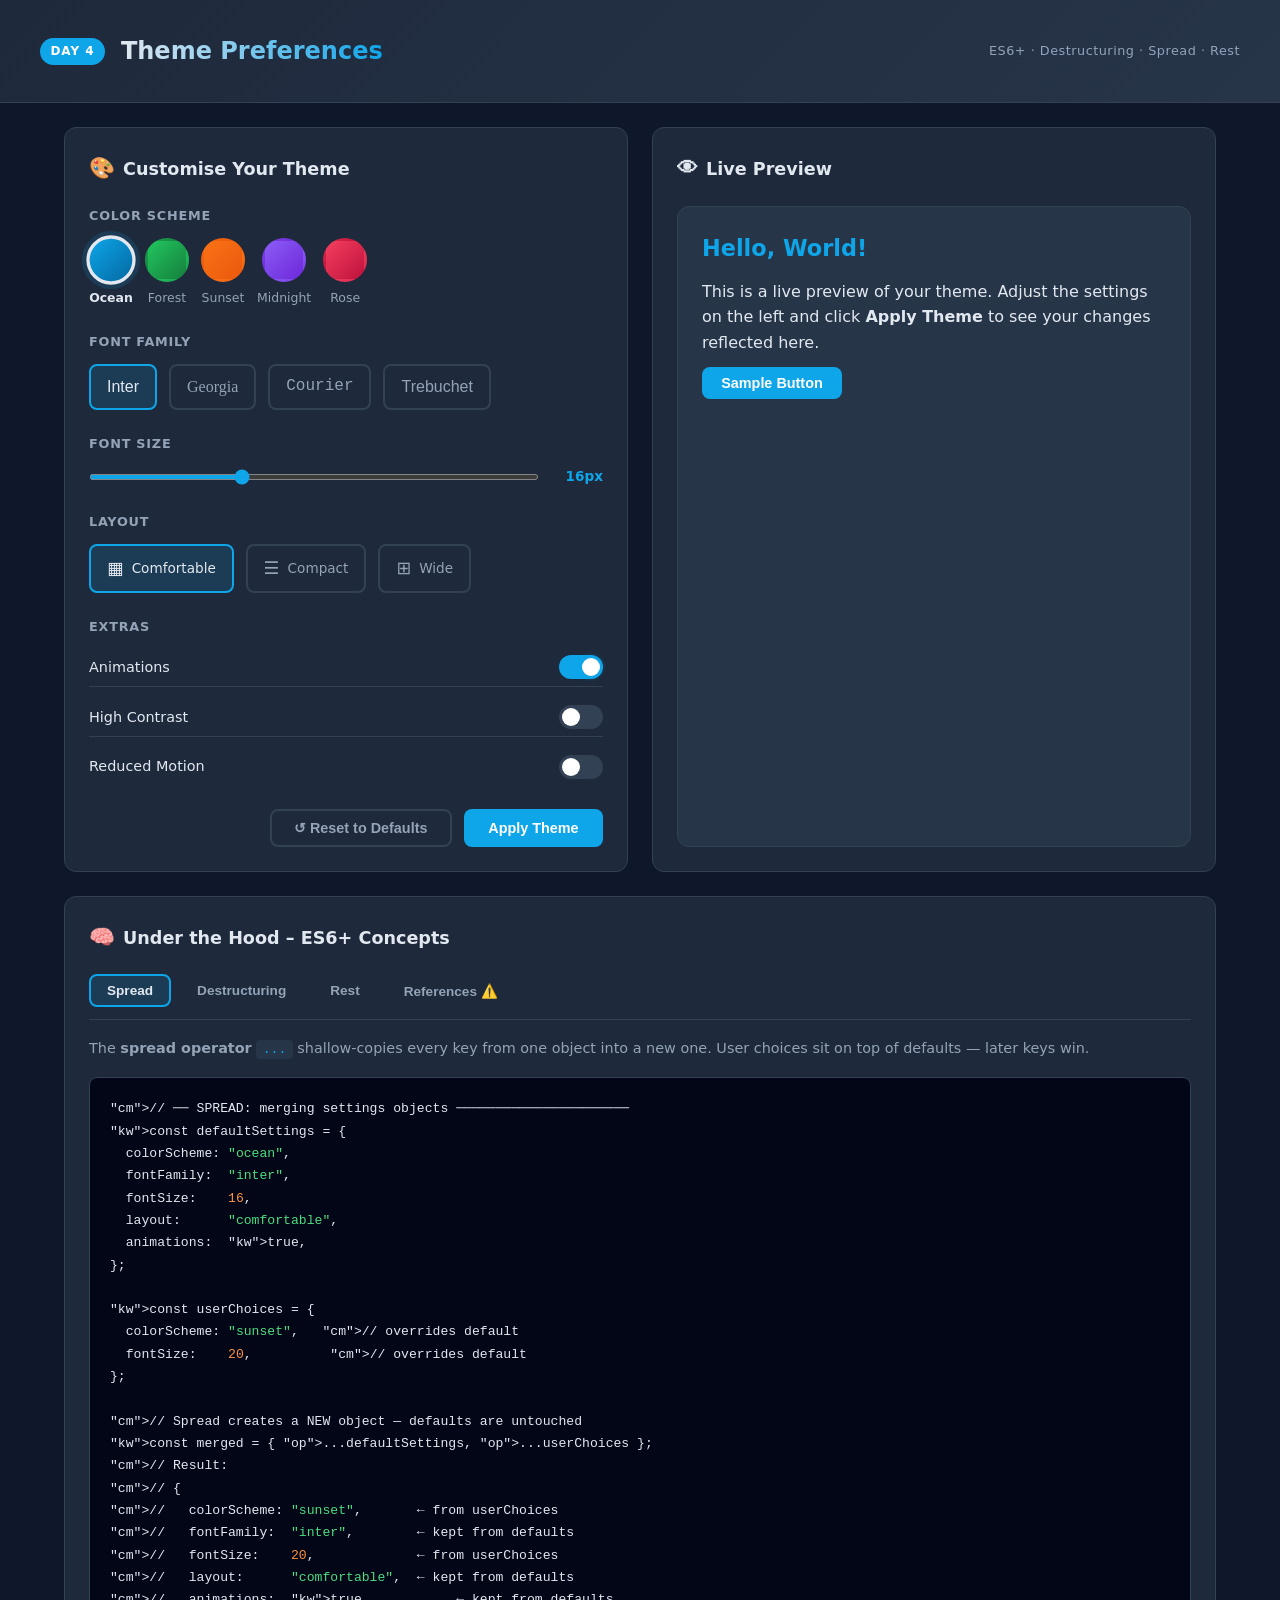
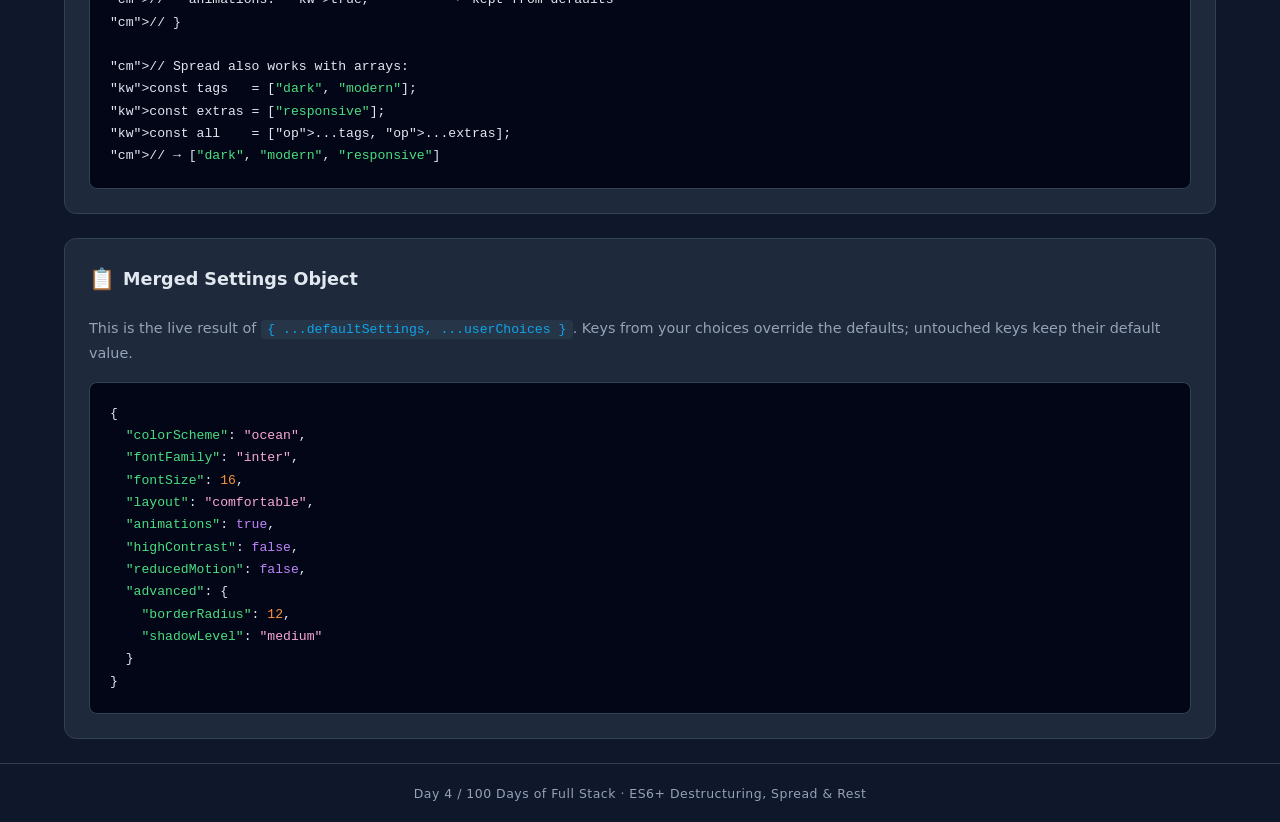
<file: Daily-mini-projects/day -4/index.html>
<!DOCTYPE html>
<html lang="en">
  <head>
    <meta charset="UTF-8" />
    <meta name="viewport" content="width=device-width, initial-scale=1.0" />
    <title>Day 4 – Theme Preferences | ES6+ Deep Dive</title>
    <link rel="stylesheet" href="style.css" />
  </head>
  <body>
    <div class="app">
      <!-- ────────────── Header ────────────── -->
      <header class="app-header">
        <div class="header-inner">
          <span class="day-badge">Day 4</span>
          <h1>Theme Preferences</h1>
          <p class="subtitle">ES6+ · Destructuring · Spread · Rest</p>
        </div>
      </header>

      <main class="content">
        <!-- ────────────── Settings Panel ────────────── -->
        <section class="panel" id="settings-panel">
          <h2 class="panel-title">
            <span class="icon">🎨</span> Customise Your Theme
          </h2>

          <form id="theme-form" novalidate>
            <!-- Color Scheme -->
            <fieldset class="field-group">
              <legend>Color Scheme</legend>
              <div class="color-grid">
                <label class="color-chip" data-color="ocean">
                  <input type="radio" name="colorScheme" value="ocean" checked />
                  <span class="swatch ocean"></span>
                  <span>Ocean</span>
                </label>
                <label class="color-chip" data-color="forest">
                  <input type="radio" name="colorScheme" value="forest" />
                  <span class="swatch forest"></span>
                  <span>Forest</span>
                </label>
                <label class="color-chip" data-color="sunset">
                  <input type="radio" name="colorScheme" value="sunset" />
                  <span class="swatch sunset"></span>
                  <span>Sunset</span>
                </label>
                <label class="color-chip" data-color="midnight">
                  <input type="radio" name="colorScheme" value="midnight" />
                  <span class="swatch midnight"></span>
                  <span>Midnight</span>
                </label>
                <label class="color-chip" data-color="rose">
                  <input type="radio" name="colorScheme" value="rose" />
                  <span class="swatch rose"></span>
                  <span>Rose</span>
                </label>
              </div>
            </fieldset>

            <!-- Font -->
            <fieldset class="field-group">
              <legend>Font Family</legend>
              <div class="font-grid">
                <label class="font-chip">
                  <input type="radio" name="fontFamily" value="inter" checked />
                  <span class="font-preview" style="font-family: 'Inter', sans-serif">Inter</span>
                </label>
                <label class="font-chip">
                  <input type="radio" name="fontFamily" value="serif" />
                  <span class="font-preview" style="font-family: Georgia, serif">Georgia</span>
                </label>
                <label class="font-chip">
                  <input type="radio" name="fontFamily" value="mono" />
                  <span class="font-preview" style="font-family: 'Courier New', monospace">Courier</span>
                </label>
                <label class="font-chip">
                  <input type="radio" name="fontFamily" value="poppins" />
                  <span class="font-preview" style="font-family: 'Trebuchet MS', sans-serif">Trebuchet</span>
                </label>
              </div>
            </fieldset>

            <!-- Font Size -->
            <fieldset class="field-group">
              <legend>Font Size</legend>
              <div class="slider-wrap">
                <input type="range" id="fontSize" name="fontSize" min="12" max="24" value="16" step="1" />
                <span class="slider-label" id="fontSizeLabel">16px</span>
              </div>
            </fieldset>

            <!-- Layout -->
            <fieldset class="field-group">
              <legend>Layout</legend>
              <div class="layout-grid">
                <label class="layout-chip">
                  <input type="radio" name="layout" value="comfortable" checked />
                  <span class="layout-icon">▦</span>
                  <span>Comfortable</span>
                </label>
                <label class="layout-chip">
                  <input type="radio" name="layout" value="compact" />
                  <span class="layout-icon">☰</span>
                  <span>Compact</span>
                </label>
                <label class="layout-chip">
                  <input type="radio" name="layout" value="wide" />
                  <span class="layout-icon">⊞</span>
                  <span>Wide</span>
                </label>
              </div>
            </fieldset>

            <!-- Toggles -->
            <fieldset class="field-group">
              <legend>Extras</legend>
              <div class="toggle-list">
                <label class="toggle-row">
                  <span>Animations</span>
                  <input type="checkbox" name="animations" checked role="switch" />
                  <span class="toggle-track"><span class="toggle-thumb"></span></span>
                </label>
                <label class="toggle-row">
                  <span>High Contrast</span>
                  <input type="checkbox" name="highContrast" role="switch" />
                  <span class="toggle-track"><span class="toggle-thumb"></span></span>
                </label>
                <label class="toggle-row">
                  <span>Reduced Motion</span>
                  <input type="checkbox" name="reducedMotion" role="switch" />
                  <span class="toggle-track"><span class="toggle-thumb"></span></span>
                </label>
              </div>
            </fieldset>

            <div class="btn-row">
              <button type="button" id="resetBtn" class="btn btn-ghost">↺ Reset to Defaults</button>
              <button type="button" id="applyBtn" class="btn btn-primary">Apply Theme</button>
            </div>
          </form>
        </section>

        <!-- ────────────── Live Preview ────────────── -->
        <section class="panel preview-panel" id="preview-panel">
          <h2 class="panel-title"><span class="icon">👁</span> Live Preview</h2>
          <div id="preview-card" class="preview-card">
            <h3 id="preview-heading">Hello, World!</h3>
            <p id="preview-body">
              This is a live preview of your theme. Adjust the settings on the
              left and click <strong>Apply Theme</strong> to see your changes
              reflected here.
            </p>
            <button class="preview-btn" id="preview-btn">Sample Button</button>
          </div>
        </section>

        <!-- ────────────── JS Concept Explorer ────────────── -->
        <section class="panel concept-panel" id="concept-panel">
          <h2 class="panel-title"><span class="icon">🧠</span> Under the Hood – ES6+ Concepts</h2>
          <div class="concept-tabs" role="tablist">
            <button class="tab-btn active" data-tab="spread" role="tab">Spread</button>
            <button class="tab-btn" data-tab="destructure" role="tab">Destructuring</button>
            <button class="tab-btn" data-tab="rest" role="tab">Rest</button>
            <button class="tab-btn" data-tab="refs" role="tab">References ⚠️</button>
          </div>

          <div class="tab-content" id="tab-spread">
            <p class="concept-description">
              The <strong>spread operator</strong> <code>...</code> shallow-copies every key from one
              object into a new one. User choices sit on top of defaults — later keys win.
            </p>
            <pre class="code-block" id="spread-code"></pre>
          </div>

          <div class="tab-content hidden" id="tab-destructure">
            <p class="concept-description">
              <strong>Destructuring</strong> lets you unpack values from objects or arrays into
              distinct variables in one clean line, with optional defaults.
            </p>
            <pre class="code-block" id="destructure-code"></pre>
          </div>

          <div class="tab-content hidden" id="tab-rest">
            <p class="concept-description">
              The <strong>rest parameter</strong> <code>...rest</code> collects all remaining
              arguments / properties into a single array or object. Useful for
              variadic functions and omitting keys.
            </p>
            <pre class="code-block" id="rest-code"></pre>
          </div>

          <div class="tab-content hidden" id="tab-refs">
            <p class="concept-description">
              ⚠️ <strong>Spread is shallow.</strong> Nested objects are still shared by reference.
              Mutating a nested property on the "copy" also changes the original!
            </p>
            <pre class="code-block" id="refs-code"></pre>
            <div class="demo-box" id="ref-demo">
              <button class="btn btn-ghost" id="runRefDemo">▶ Run Demo</button>
              <ol class="demo-steps" id="demo-steps"></ol>
            </div>
          </div>
        </section>

        <!-- ────────────── Merged Settings Display ────────────── -->
        <section class="panel" id="merged-panel">
          <h2 class="panel-title"><span class="icon">📋</span> Merged Settings Object</h2>
          <p class="concept-description">
            This is the live result of <code>{ ...defaultSettings, ...userChoices }</code>.
            Keys from your choices override the defaults; untouched keys keep their default value.
          </p>
          <pre class="code-block json-output" id="merged-output">Click "Apply Theme" to see the merged object.</pre>
        </section>
      </main>

      <footer class="app-footer">
        <p>Day 4 / 100 Days of Full Stack · ES6+ Destructuring, Spread & Rest</p>
      </footer>
    </div>

    <script src="app.js"></script>
  </body>
</html>
</file>
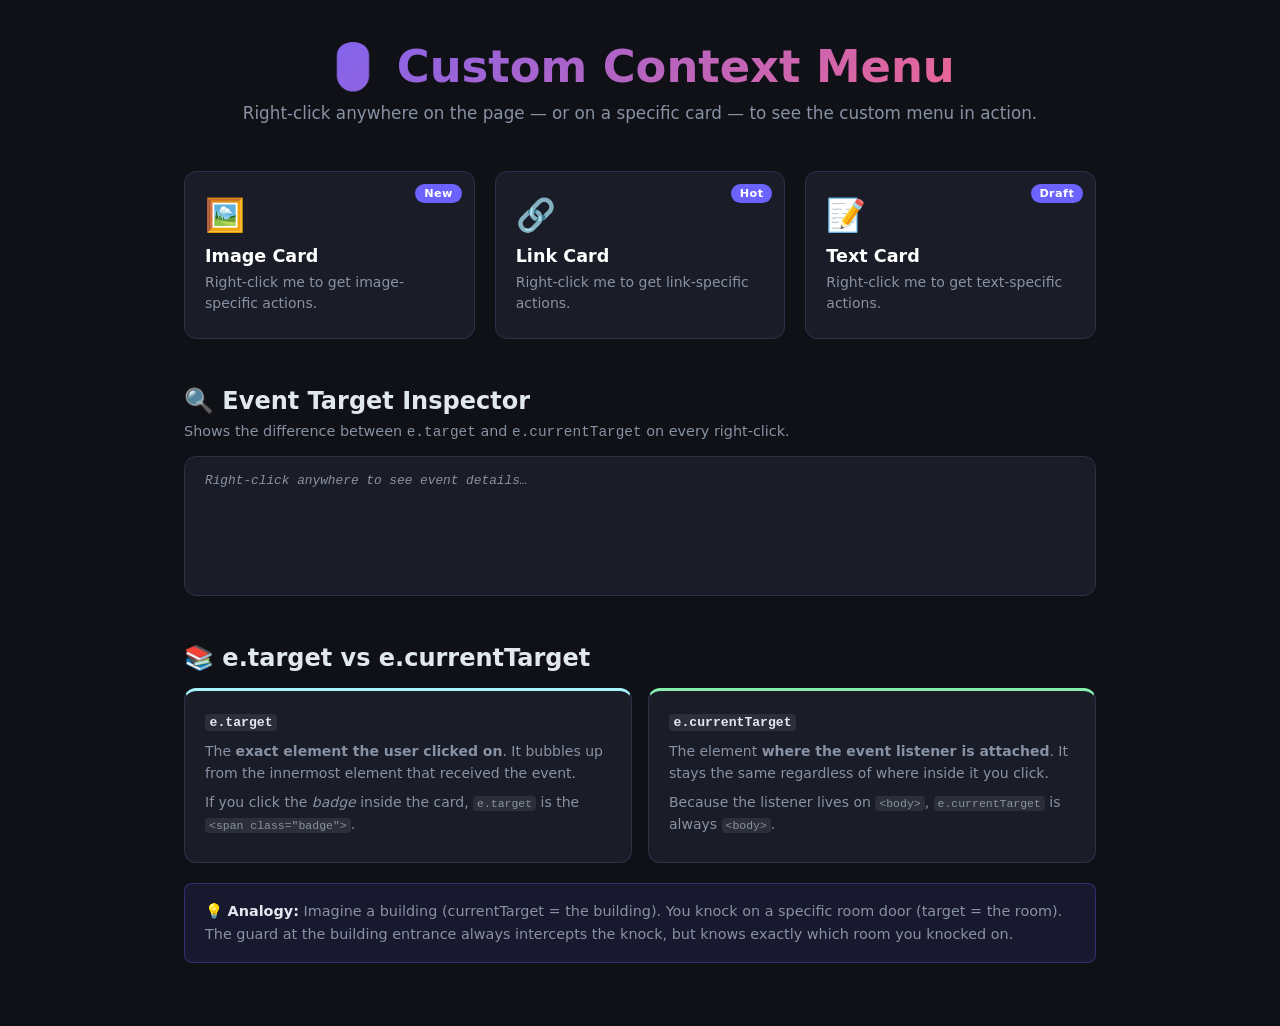
<file: Daily-mini-projects/day 3/index.html>
<!DOCTYPE html>
<html lang="en">
  <head>
    <meta charset="UTF-8" />
    <meta name="viewport" content="width=device-width, initial-scale=1.0" />
    <title>Day 3 — Custom Context Menu</title>
    <link rel="stylesheet" href="style.css" />
  </head>
  <body>

    <!-- ─── Page Content ─────────────────────────────── -->
    <main class="page">

      <header class="hero">
        <h1>🖱️ Custom Context Menu</h1>
        <p class="subtitle">Right-click anywhere on the page — or on a specific card — to see the custom menu in action.</p>
      </header>

      <!-- Cards – used to demo e.target vs e.currentTarget -->
      <section class="cards" id="card-area">

        <article class="card" data-type="image">
          <span class="card-icon">🖼️</span>
          <h2>Image Card</h2>
          <p>Right-click me to get image-specific actions.</p>
          <!-- nested element – great for showing target vs currentTarget -->
          <span class="badge">New</span>
        </article>

        <article class="card" data-type="link">
          <span class="card-icon">🔗</span>
          <h2>Link Card</h2>
          <p>Right-click me to get link-specific actions.</p>
          <span class="badge">Hot</span>
        </article>

        <article class="card" data-type="text">
          <span class="card-icon">📝</span>
          <h2>Text Card</h2>
          <p>Right-click me to get text-specific actions.</p>
          <span class="badge">Draft</span>
        </article>

      </section>

      <!-- Live event-target logger -->
      <section class="logger-section">
        <h2>🔍 Event Target Inspector</h2>
        <p>Shows the difference between <code>e.target</code> and <code>e.currentTarget</code> on every right-click.</p>
        <div class="logger" id="logger">
          <p class="log-placeholder">Right-click anywhere to see event details…</p>
        </div>
      </section>

      <!-- e.target vs e.currentTarget explanation -->
      <section class="docs-section">
        <h2>📚 e.target vs e.currentTarget</h2>
        <div class="docs-grid">
          <div class="doc-card target">
            <h3><code>e.target</code></h3>
            <p>The <strong>exact element the user clicked on</strong>. It bubbles up from the innermost element that received the event.</p>
            <p>If you click the <em>badge</em> inside the card, <code>e.target</code> is the <code>&lt;span class="badge"&gt;</code>.</p>
          </div>
          <div class="doc-card current-target">
            <h3><code>e.currentTarget</code></h3>
            <p>The element <strong>where the event listener is attached</strong>. It stays the same regardless of where inside it you click.</p>
            <p>Because the listener lives on <code>&lt;body&gt;</code>, <code>e.currentTarget</code> is always <code>&lt;body&gt;</code>.</p>
          </div>
        </div>
        <div class="analogy">
          <p>💡 <strong>Analogy:</strong> Imagine a building (currentTarget = the building). You knock on a specific room door (target = the room). The guard at the building entrance always intercepts the knock, but knows exactly which room you knocked on.</p>
        </div>
      </section>

    </main>

    <!-- ─── Custom Context Menu ───────────────────────── -->
    <nav class="context-menu" id="contextMenu" role="menu" aria-label="Context menu" hidden>
      <ul>
        <!-- Generic actions (always shown) -->
        <li class="menu-group-label" id="menuGroupLabel">Page Actions</li>
        <li><button class="menu-item" data-action="copy" role="menuitem">📋 Copy</button></li>
        <li><button class="menu-item" data-action="print" role="menuitem">🖨️ Print Page</button></li>
        <li class="separator" role="separator"></li>
        <!-- Context-specific actions (shown dynamically) -->
        <li id="contextActions"></li>
        <li class="separator" role="separator" id="contextSeparator" hidden></li>
        <li><button class="menu-item close-item" data-action="close" role="menuitem">✖ Close Menu</button></li>
      </ul>
    </nav>

    <script src="script.js"></script>
  </body>
</html>
</file>
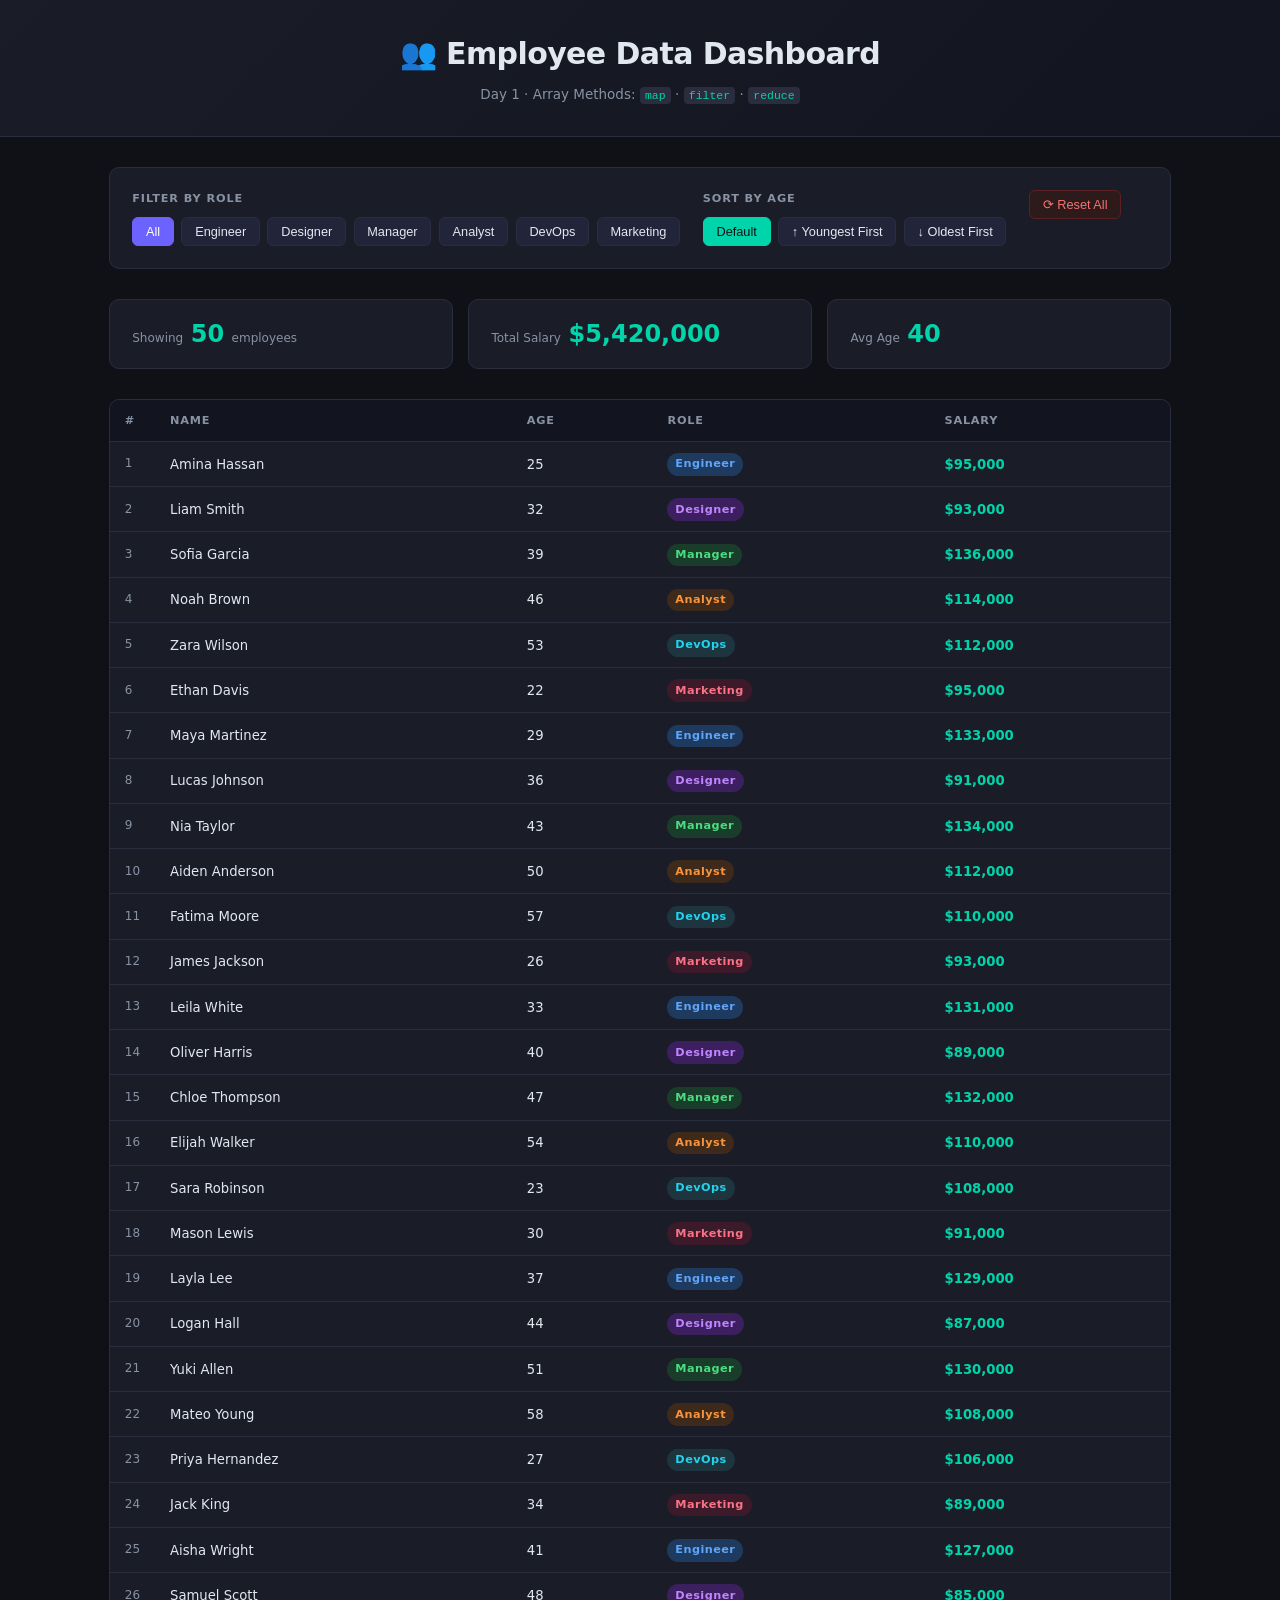
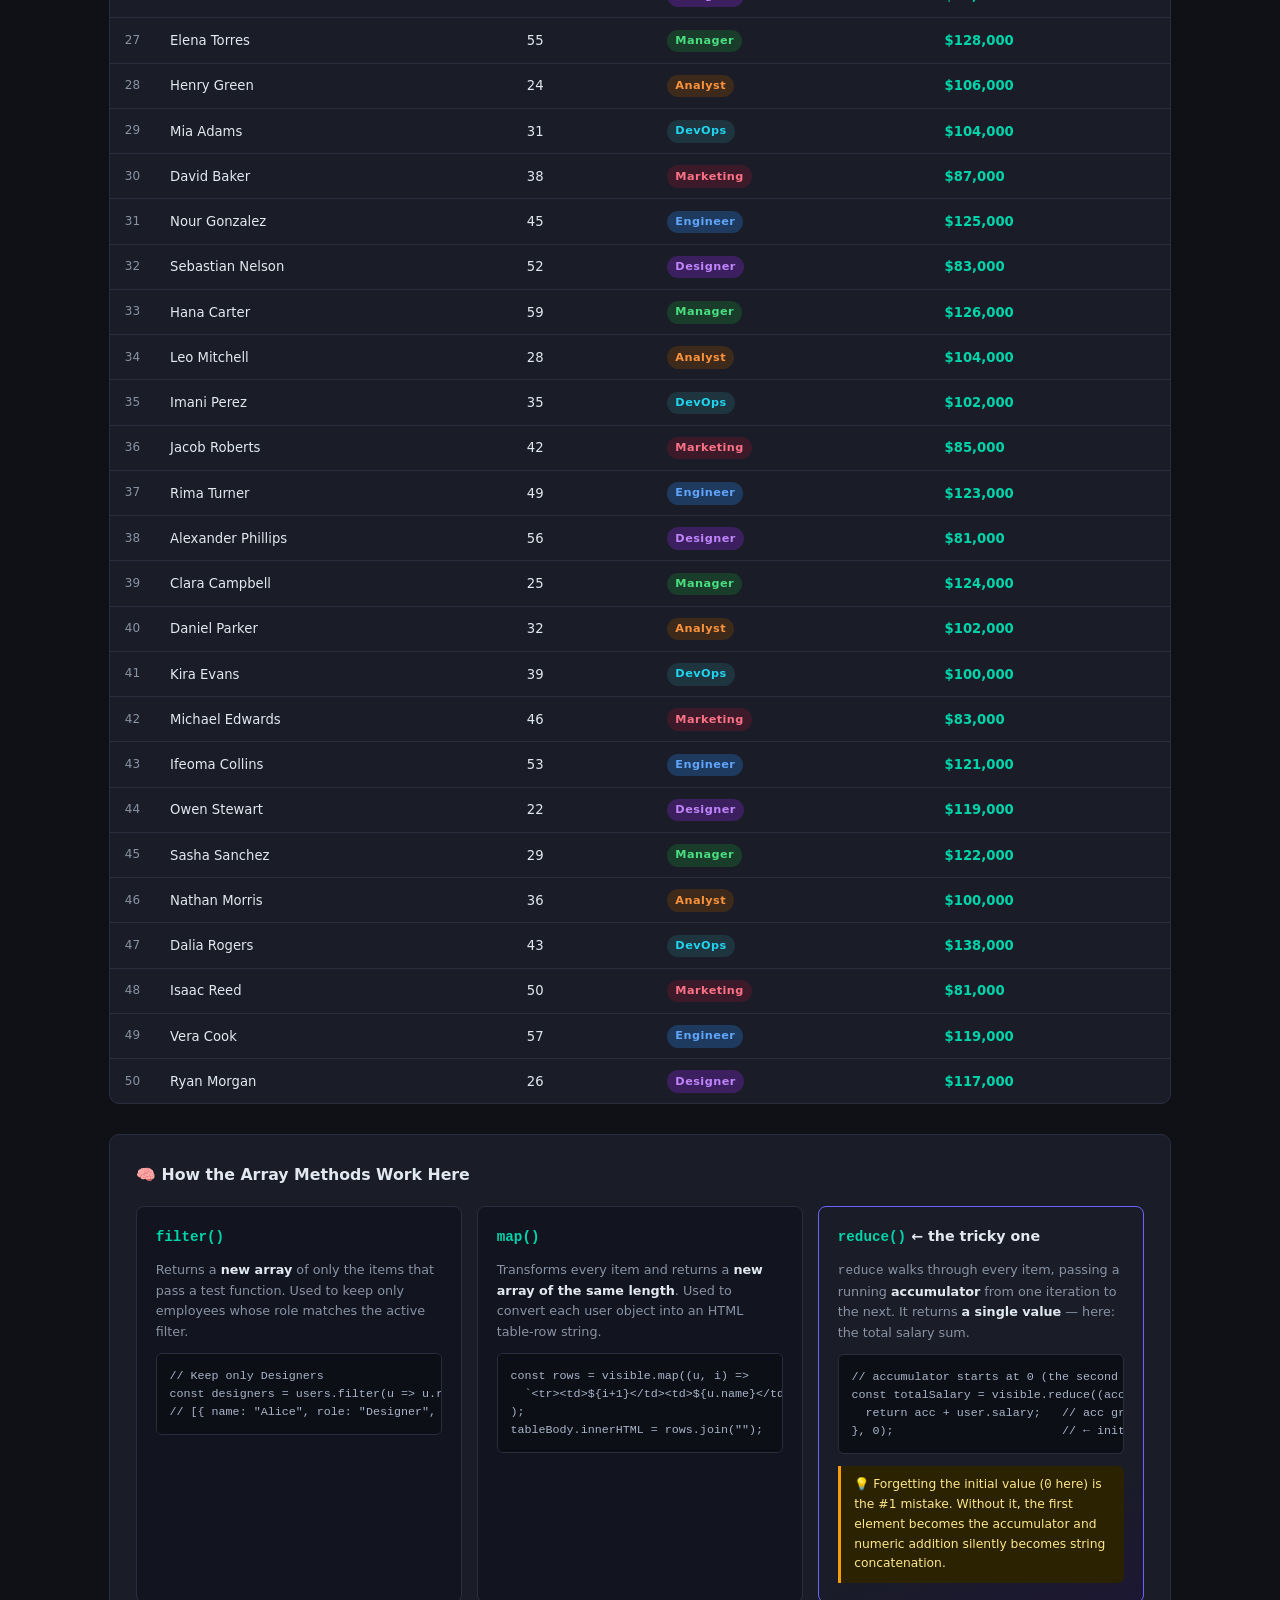
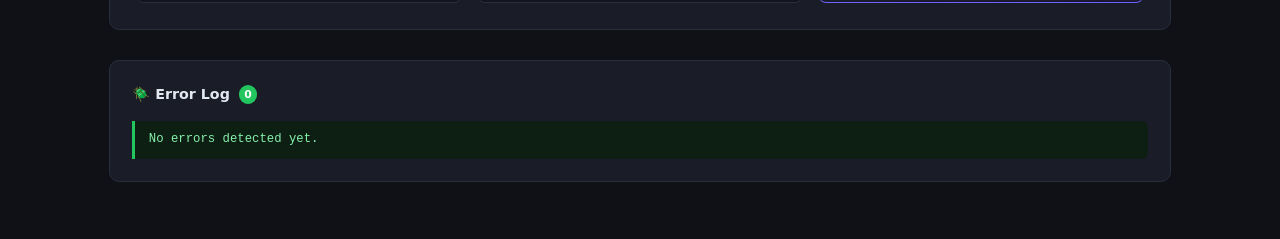
<file: Daily-mini-projects/day-1/index.html>
<!DOCTYPE html>
<html lang="en">
<head>
  <meta charset="UTF-8" />
  <meta name="viewport" content="width=device-width, initial-scale=1.0" />
  <title>Day 1 – Data Filter UI (map · filter · reduce)</title>
  <link rel="stylesheet" href="style.css" />
</head>
<body>

  <!-- ===== HEADER ===== -->
  <header class="site-header">
    <div class="header-inner">
      <h1>👥 Employee Data Dashboard</h1>
      <p class="subtitle">Day 1 · Array Methods: <code>map</code> · <code>filter</code> · <code>reduce</code></p>
    </div>
  </header>

  <!-- ===== CONTROLS ===== -->
  <main class="container">
    <section class="controls" aria-label="Filter and sort controls">

      <!-- Role filter -->
      <div class="control-group">
        <h2 class="control-label">Filter by Role</h2>
        <div class="btn-row" id="role-filters" role="group" aria-label="Role filter buttons">
          <!-- injected by JS -->
        </div>
      </div>

      <!-- Sort -->
      <div class="control-group">
        <h2 class="control-label">Sort by Age</h2>
        <div class="btn-row" role="group" aria-label="Sort buttons">
          <button class="btn btn--sort active" data-sort="none"  >Default</button>
          <button class="btn btn--sort"        data-sort="asc"   >↑ Youngest First</button>
          <button class="btn btn--sort"        data-sort="desc"  >↓ Oldest First</button>
        </div>
      </div>

      <!-- Reset -->
      <div class="control-group">
        <button class="btn btn--reset" id="reset-btn">⟳ Reset All</button>
      </div>

    </section>

    <!-- ===== STATS BAR ===== -->
    <section class="stats-bar" aria-live="polite" aria-atomic="true">
      <div class="stat">
        <span class="stat__label">Showing</span>
        <span class="stat__value" id="stat-count">50</span>
        <span class="stat__label">employees</span>
      </div>
      <div class="stat">
        <span class="stat__label">Total Salary</span>
        <span class="stat__value" id="stat-salary">$0</span>
      </div>
      <div class="stat">
        <span class="stat__label">Avg Age</span>
        <span class="stat__value" id="stat-age">–</span>
      </div>
    </section>

    <!-- ===== TABLE ===== -->
    <section class="table-wrapper" aria-label="Employee table">
      <table class="data-table" id="employee-table">
        <thead>
          <tr>
            <th>#</th>
            <th>Name</th>
            <th>Age</th>
            <th>Role</th>
            <th>Salary</th>
          </tr>
        </thead>
        <tbody id="table-body">
          <!-- rows injected by JS -->
        </tbody>
      </table>
      <p class="empty-msg" id="empty-msg" hidden>No employees match the selected filters.</p>
    </section>

    <!-- ===== LEARN PANEL ===== -->
    <section class="learn-panel">
      <h2>🧠 How the Array Methods Work Here</h2>

      <div class="learn-grid">

        <article class="learn-card">
          <h3><code>filter()</code></h3>
          <p>Returns a <strong>new array</strong> of only the items that pass a test function.
          Used to keep only employees whose role matches the active filter.</p>
          <pre><code>// Keep only Designers
const designers = users.filter(u => u.role === "Designer");
// [{ name: "Alice", role: "Designer", ... }, ...]</code></pre>
        </article>

        <article class="learn-card">
          <h3><code>map()</code></h3>
          <p>Transforms every item and returns a <strong>new array of the same length</strong>.
          Used to convert each user object into an HTML table-row string.</p>
          <pre><code>const rows = visible.map((u, i) =>
  `&lt;tr&gt;&lt;td&gt;${i+1}&lt;/td&gt;&lt;td&gt;${u.name}&lt;/td&gt;...&lt;/tr&gt;`
);
tableBody.innerHTML = rows.join("");</code></pre>
        </article>

        <article class="learn-card learn-card--highlight">
          <h3><code>reduce()</code> ← the tricky one</h3>
          <p><code>reduce</code> walks through every item, passing a running
          <strong>accumulator</strong> from one iteration to the next. It returns
          <strong>a single value</strong> — here: the total salary sum.</p>
          <pre><code>// accumulator starts at 0 (the second argument)
const totalSalary = visible.reduce((acc, user) => {
  return acc + user.salary;   // acc grows with each iteration
}, 0);                        // ← initial value (NEVER forget this!)</code></pre>
          <p class="tip">💡 Forgetting the initial value (<code>0</code> here) is the #1 mistake.
          Without it, the first element becomes the accumulator and numeric
          addition silently becomes string concatenation.</p>
        </article>

      </div>
    </section>

    <!-- ===== ERROR LOG ===== -->
    <section class="error-log" id="error-log" aria-live="assertive">
      <h2>🪲 Error Log <span class="error-count" id="error-count">0</span></h2>
      <ul id="error-list">
        <li class="error-item error-item--empty">No errors detected yet.</li>
      </ul>
    </section>
  </main>

  <script src="data.js"></script>
  <script src="app.js"></script>
</body>
</html>
</file>
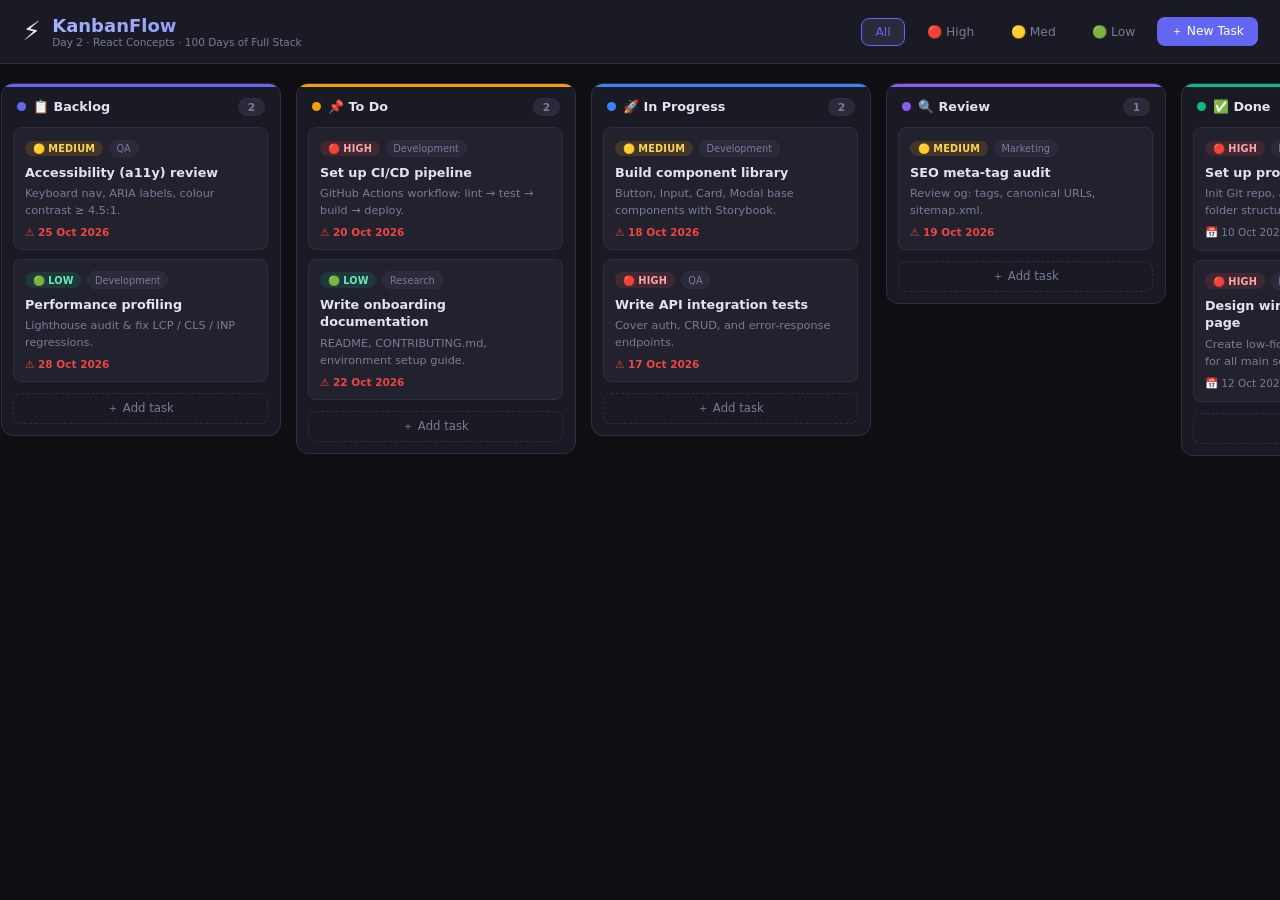
<file: Daily-mini-projects/day-2/index.html>
<!DOCTYPE html>
<html lang="en">
<head>
  <meta charset="UTF-8" />
  <meta name="viewport" content="width=device-width, initial-scale=1.0" />
  <title>Day 2 – Advanced Kanban Board | 100 Days of Full Stack</title>

  <!-- ═══════════════════════════════════════════════════════════════════
       📚  REACT CONCEPTS COVERED (Days 11-20)
       ═══════════════════════════════════════════════════════════════════
       ✦ Components     → Each card, column & modal is a self-contained unit
       ✦ Props          → Data passed from board → column → card
       ✦ State          → tasks[], columns[], activeTask tracked in AppState
       ✦ useState       → AppState.set() mirrors React's useState setter
       ✦ useEffect      → AppState.subscribe() mirrors useEffect side effects
       ✦ Lifting State  → Board owns all state; columns/cards read from it
       ✦ Keys           → Every task has a unique id (like React list keys)
       ✦ Conditional UI → Modal, badge counts, empty-state messages
       ═══════════════════════════════════════════════════════════════════ -->

  <link rel="stylesheet" href="style.css" />
</head>
<body>

  <!-- ── App Shell ─────────────────────────────────────────────── -->
  <header class="app-header">
    <div class="header-left">
      <span class="logo">⚡</span>
      <div>
        <h1 class="header-title">KanbanFlow</h1>
        <p class="header-sub">Day 2 · React Concepts · 100 Days of Full Stack</p>
      </div>
    </div>
    <div class="header-actions">
      <button class="btn btn-ghost" id="btn-filter-all" data-filter="all">All</button>
      <button class="btn btn-ghost" id="btn-filter-high" data-filter="high">🔴 High</button>
      <button class="btn btn-ghost" id="btn-filter-med"  data-filter="medium">🟡 Med</button>
      <button class="btn btn-ghost" id="btn-filter-low"  data-filter="low">🟢 Low</button>
      <button class="btn btn-primary" id="btn-add-task">＋ New Task</button>
    </div>
  </header>

  <!-- ── Board ─────────────────────────────────────────────────── -->
  <main class="board" id="board">
    <!-- Columns are rendered by JS -->
  </main>

  <!-- ── Task Modal ─────────────────────────────────────────────── -->
  <div class="modal-backdrop" id="modal-backdrop" hidden aria-hidden="true">
    <div class="modal" role="dialog" aria-modal="true" aria-labelledby="modal-heading">
      <div class="modal-header">
        <h2 class="modal-title" id="modal-heading">New Task</h2>
        <button class="modal-close" id="modal-close" aria-label="Close">✕</button>
      </div>
      <form id="task-form" novalidate>
        <div class="form-group">
          <label for="input-title">Title <span class="required">*</span></label>
          <input type="text" id="input-title" placeholder="What needs to be done?" maxlength="80" required />
          <span class="field-error" id="err-title" hidden>Please enter a title.</span>
        </div>
        <div class="form-group">
          <label for="input-desc">Description</label>
          <textarea id="input-desc" rows="3" placeholder="Add more details…" maxlength="300"></textarea>
        </div>
        <div class="form-row">
          <div class="form-group">
            <label for="input-priority">Priority</label>
            <select id="input-priority">
              <option value="low">🟢 Low</option>
              <option value="medium" selected>🟡 Medium</option>
              <option value="high">🔴 High</option>
            </select>
          </div>
          <div class="form-group">
            <label for="input-due">Due Date</label>
            <input type="date" id="input-due" />
          </div>
        </div>
        <div class="form-group">
          <label for="input-category">Category</label>
          <input type="text" id="input-category" placeholder="e.g. Design, Dev, Marketing" maxlength="30" list="category-suggestions" />
          <datalist id="category-suggestions">
            <option value="Design"></option>
            <option value="Development"></option>
            <option value="Marketing"></option>
            <option value="Research"></option>
            <option value="QA"></option>
          </datalist>
        </div>
        <div class="form-group">
          <label for="input-column">Column</label>
          <select id="input-column">
            <!-- Populated by JS -->
          </select>
        </div>
        <div class="modal-footer">
          <button type="button" class="btn btn-ghost" id="btn-delete-task" hidden>🗑 Delete</button>
          <button type="submit" class="btn btn-primary">Save Task</button>
        </div>
      </form>
    </div>
  </div>

  <!-- ── Toast container ────────────────────────────────────────── -->
  <div class="toast-area" id="toast-area" aria-live="polite"></div>

  <script src="data.js"></script>
  <script src="app.js"></script>
</body>
</html>
</file>
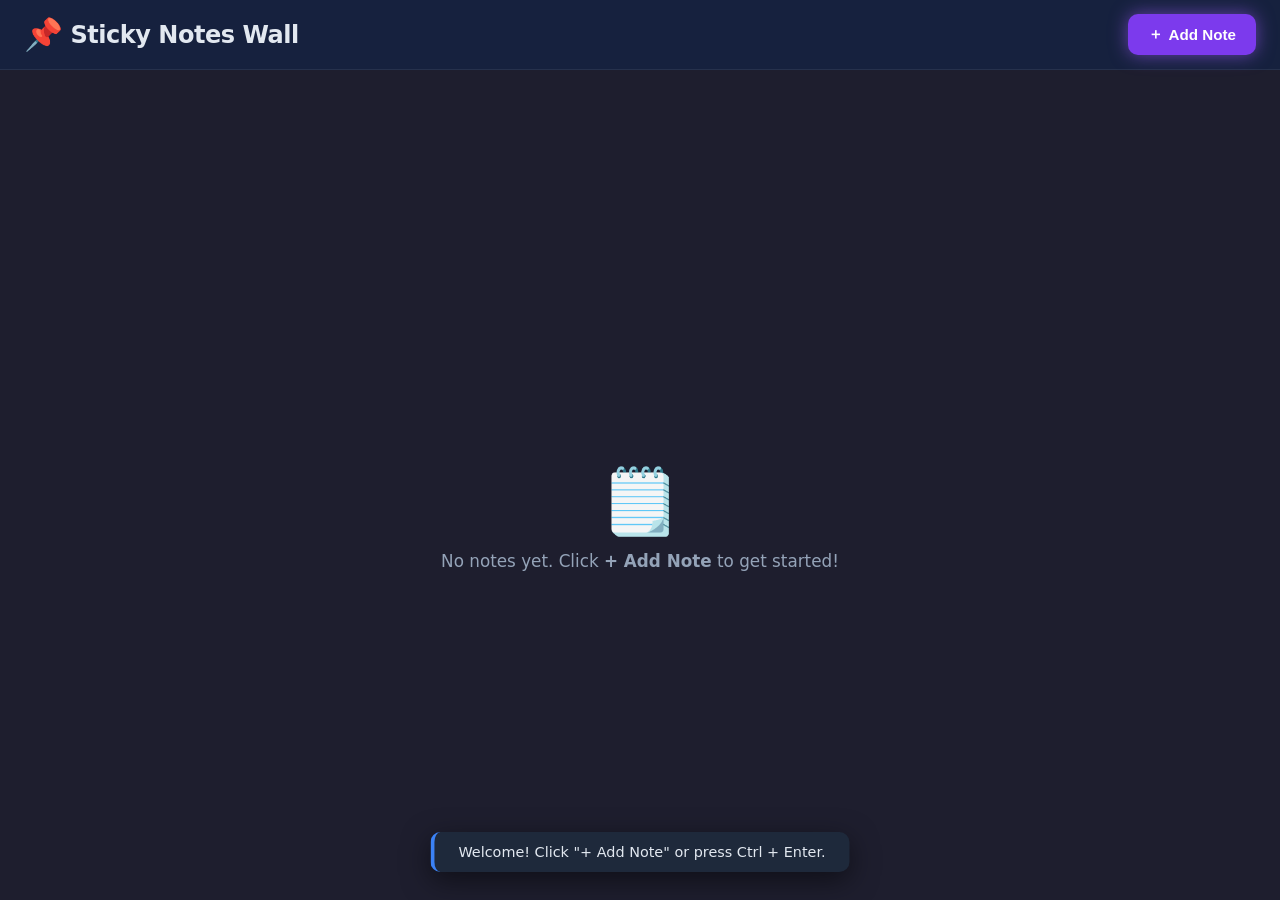
<file: Daily-mini-projects/day-5/index.html>
<!DOCTYPE html>
<html lang="en">
  <head>
    <meta charset="UTF-8" />
    <meta name="viewport" content="width=device-width, initial-scale=1.0" />
    <title>Day 5 — Sticky Notes Wall</title>
    <link rel="stylesheet" href="style.css" />
  </head>
  <body>
    <!-- ── Header ── -->
    <header class="app-header">
      <div class="header-inner">
        <h1 class="app-title">
          <span class="pin-icon" aria-hidden="true">📌</span>
          Sticky Notes Wall
        </h1>
        <button id="add-note-btn" class="btn btn--primary" aria-label="Add new note">
          <span aria-hidden="true">＋</span> Add Note
        </button>
      </div>
    </header>

    <!-- ── Error / Info toast ── -->
    <div id="toast" class="toast" role="alert" aria-live="polite" aria-atomic="true"></div>

    <!-- ── Notes grid ── -->
    <main id="notes-grid" class="notes-grid" aria-label="Notes wall"></main>

    <!-- ── Empty state ── -->
    <div id="empty-state" class="empty-state" hidden>
      <span class="empty-icon" aria-hidden="true">🗒️</span>
      <p>No notes yet. Click <strong>+ Add Note</strong> to get started!</p>
    </div>

    <!-- ── Note card template (cloned by JS) ── -->
    <template id="note-template">
      <article class="note-card" data-id="">
        <header class="note-header">
          <span class="note-drag-handle" title="Drag to reorder" aria-hidden="true">⠿</span>
          <div class="note-color-dots" role="group" aria-label="Note color">
            <button class="color-dot" data-color="yellow"  style="background:#fef08a" aria-label="Yellow"></button>
            <button class="color-dot" data-color="blue"    style="background:#93c5fd" aria-label="Blue"></button>
            <button class="color-dot" data-color="green"   style="background:#86efac" aria-label="Green"></button>
            <button class="color-dot" data-color="pink"    style="background:#f9a8d4" aria-label="Pink"></button>
            <button class="color-dot" data-color="orange"  style="background:#fdba74" aria-label="Orange"></button>
          </div>
          <button class="note-delete-btn" aria-label="Delete note" title="Delete note">✕</button>
        </header>

        <div
          class="note-body"
          contenteditable="true"
          role="textbox"
          aria-multiline="true"
          aria-label="Note text"
          spellcheck="true"
          data-placeholder="Write your note here…"
        ></div>

        <footer class="note-footer">
          <time class="note-timestamp" datetime=""></time>
        </footer>
      </article>
    </template>

    <script src="app.js"></script>
  </body>
</html>
</file>
<file: Daily-mini-projects/day -4/style.css>
/* ============================================================
   Day 4 – Theme Preferences Form
   ES6+: Destructuring, Spread, Rest
   ============================================================ */

/* ── Reset & Custom Properties ───────────────────────────── */
*, *::before, *::after { box-sizing: border-box; margin: 0; padding: 0; }

:root {
  /* Accent colours per scheme */
  --accent-ocean:    #0ea5e9;
  --accent-forest:   #22c55e;
  --accent-sunset:   #f97316;
  --accent-midnight: #8b5cf6;
  --accent-rose:     #f43f5e;

  /* Active accent (updated by JS) */
  --accent: var(--accent-ocean);
  --accent-dark: color-mix(in srgb, var(--accent) 80%, black);
  --accent-muted: color-mix(in srgb, var(--accent) 15%, transparent);

  /* Surfaces */
  --bg:         #0f172a;
  --surface:    #1e293b;
  --surface-2:  #273549;
  --border:     #334155;
  --text:       #e2e8f0;
  --text-muted: #94a3b8;

  /* Spacing */
  --gap: 1.5rem;
  --radius: 12px;
  --radius-sm: 8px;

  /* Transitions */
  --speed: 0.25s;
}

/* ── Base ─────────────────────────────────────────────────── */
html { scroll-behavior: smooth; }

body {
  font-family: 'Inter', system-ui, sans-serif;
  background: var(--bg);
  color: var(--text);
  line-height: 1.6;
  min-height: 100vh;
}

/* ── App Shell ────────────────────────────────────────────── */
.app { display: flex; flex-direction: column; min-height: 100vh; }

/* ── Header ───────────────────────────────────────────────── */
.app-header {
  background: linear-gradient(135deg, var(--surface), var(--surface-2));
  border-bottom: 1px solid var(--border);
  padding: 2rem var(--gap);
  position: sticky;
  top: 0;
  z-index: 100;
  backdrop-filter: blur(10px);
}

.header-inner {
  max-width: 1200px;
  margin: 0 auto;
  display: flex;
  align-items: center;
  gap: 1rem;
  flex-wrap: wrap;
}

.day-badge {
  background: var(--accent);
  color: #fff;
  font-weight: 700;
  font-size: 0.75rem;
  letter-spacing: 0.08em;
  padding: 0.25rem 0.65rem;
  border-radius: 999px;
  text-transform: uppercase;
  transition: background var(--speed);
}

.app-header h1 {
  font-size: 1.5rem;
  font-weight: 800;
  background: linear-gradient(90deg, var(--text), var(--accent));
  -webkit-background-clip: text;
  -webkit-text-fill-color: transparent;
  background-clip: text;
}

.subtitle {
  color: var(--text-muted);
  font-size: 0.8rem;
  letter-spacing: 0.04em;
  margin-left: auto;
}

/* ── Content grid ─────────────────────────────────────────── */
.content {
  flex: 1;
  display: grid;
  grid-template-columns: 1fr 1fr;
  grid-template-rows: auto;
  gap: var(--gap);
  padding: var(--gap);
  max-width: 1200px;
  margin: 0 auto;
  width: 100%;
}

/* panels that span full width */
.concept-panel,
#merged-panel { grid-column: 1 / -1; }

/* ── Panel Card ───────────────────────────────────────────── */
.panel {
  background: var(--surface);
  border: 1px solid var(--border);
  border-radius: var(--radius);
  padding: 1.5rem;
}

.panel-title {
  font-size: 1.1rem;
  font-weight: 700;
  margin-bottom: 1.25rem;
  display: flex;
  align-items: center;
  gap: 0.5rem;
  color: var(--text);
}

.panel-title .icon { font-size: 1.3rem; }

/* ── Fieldsets ────────────────────────────────────────────── */
fieldset { border: none; }

.field-group {
  margin-bottom: 1.5rem;
}

.field-group legend {
  font-size: 0.8rem;
  font-weight: 600;
  letter-spacing: 0.06em;
  text-transform: uppercase;
  color: var(--text-muted);
  margin-bottom: 0.75rem;
}

/* ── Color Swatches ───────────────────────────────────────── */
.color-grid {
  display: flex;
  gap: 0.75rem;
  flex-wrap: wrap;
}

.color-chip {
  display: flex;
  flex-direction: column;
  align-items: center;
  gap: 0.35rem;
  cursor: pointer;
  font-size: 0.78rem;
  color: var(--text-muted);
  transition: color var(--speed);
}

.color-chip input { display: none; }

.swatch {
  width: 44px;
  height: 44px;
  border-radius: 50%;
  border: 3px solid transparent;
  transition: border-color var(--speed), transform var(--speed), box-shadow var(--speed);
}

.swatch.ocean    { background: linear-gradient(135deg, #0ea5e9, #0369a1); }
.swatch.forest   { background: linear-gradient(135deg, #22c55e, #15803d); }
.swatch.sunset   { background: linear-gradient(135deg, #f97316, #ea580c); }
.swatch.midnight { background: linear-gradient(135deg, #8b5cf6, #6d28d9); }
.swatch.rose     { background: linear-gradient(135deg, #f43f5e, #be123c); }

.color-chip input:checked + .swatch {
  border-color: var(--text);
  transform: scale(1.12);
  box-shadow: 0 0 0 4px var(--accent-muted);
}

.color-chip input:checked ~ span { color: var(--text); font-weight: 600; }

/* ── Font Chips ───────────────────────────────────────────── */
.font-grid {
  display: flex;
  gap: 0.75rem;
  flex-wrap: wrap;
}

.font-chip { cursor: pointer; }
.font-chip input { display: none; }

.font-preview {
  display: block;
  padding: 0.5rem 1rem;
  border: 2px solid var(--border);
  border-radius: var(--radius-sm);
  font-size: 1rem;
  color: var(--text-muted);
  transition: border-color var(--speed), color var(--speed), background var(--speed);
}

.font-chip input:checked + .font-preview {
  border-color: var(--accent);
  color: var(--text);
  background: var(--accent-muted);
}

/* ── Slider ───────────────────────────────────────────────── */
.slider-wrap {
  display: flex;
  align-items: center;
  gap: 1rem;
}

input[type="range"] {
  flex: 1;
  accent-color: var(--accent);
  height: 6px;
  cursor: pointer;
  transition: accent-color var(--speed);
}

.slider-label {
  min-width: 3rem;
  font-size: 0.85rem;
  font-weight: 600;
  color: var(--accent);
  text-align: right;
  transition: color var(--speed);
}

/* ── Layout Chips ─────────────────────────────────────────── */
.layout-grid {
  display: flex;
  gap: 0.75rem;
  flex-wrap: wrap;
}

.layout-chip {
  display: flex;
  align-items: center;
  gap: 0.5rem;
  padding: 0.5rem 1rem;
  border: 2px solid var(--border);
  border-radius: var(--radius-sm);
  cursor: pointer;
  font-size: 0.85rem;
  color: var(--text-muted);
  transition: border-color var(--speed), color var(--speed), background var(--speed);
}

.layout-chip input { display: none; }
.layout-chip:has(input:checked) {
  border-color: var(--accent);
  color: var(--text);
  background: var(--accent-muted);
}

.layout-icon { font-size: 1.1rem; }

/* ── Toggles ──────────────────────────────────────────────── */
.toggle-list { display: flex; flex-direction: column; gap: 0.75rem; }

.toggle-row {
  display: flex;
  align-items: center;
  justify-content: space-between;
  gap: 0.5rem;
  font-size: 0.9rem;
  cursor: pointer;
  padding: 0.4rem 0;
  border-bottom: 1px solid var(--border);
}

.toggle-row:last-child { border-bottom: none; }

.toggle-row input[type="checkbox"] { display: none; }

.toggle-track {
  width: 44px;
  height: 24px;
  border-radius: 999px;
  background: var(--border);
  position: relative;
  transition: background var(--speed);
  flex-shrink: 0;
}

.toggle-thumb {
  position: absolute;
  top: 3px;
  left: 3px;
  width: 18px;
  height: 18px;
  border-radius: 50%;
  background: #fff;
  transition: transform var(--speed), box-shadow var(--speed);
}

.toggle-row input:checked ~ .toggle-track {
  background: var(--accent);
}

.toggle-row input:checked ~ .toggle-track .toggle-thumb {
  transform: translateX(20px);
  box-shadow: 0 0 6px var(--accent);
}

/* ── Buttons ──────────────────────────────────────────────── */
.btn-row {
  display: flex;
  justify-content: flex-end;
  gap: 0.75rem;
  margin-top: 0.5rem;
}

.btn {
  padding: 0.55rem 1.4rem;
  border-radius: var(--radius-sm);
  font-size: 0.9rem;
  font-weight: 600;
  cursor: pointer;
  border: 2px solid transparent;
  transition: background var(--speed), border-color var(--speed), color var(--speed), transform 0.1s;
}

.btn:active { transform: scale(0.97); }

.btn-primary {
  background: var(--accent);
  color: #fff;
}

.btn-primary:hover {
  background: var(--accent-dark);
}

.btn-ghost {
  background: transparent;
  border-color: var(--border);
  color: var(--text-muted);
}

.btn-ghost:hover {
  border-color: var(--accent);
  color: var(--text);
}

/* ── Preview Card ─────────────────────────────────────────── */
.preview-panel { display: flex; flex-direction: column; }

.preview-card {
  flex: 1;
  background: var(--surface-2);
  border: 1px solid var(--border);
  border-radius: var(--radius);
  padding: 1.5rem;
  display: flex;
  flex-direction: column;
  gap: 0.75rem;
  transition: all var(--speed);
}

.preview-card h3 {
  font-size: 1.35rem;
  font-weight: 700;
  color: var(--accent);
  transition: all var(--speed);
}

.preview-card p {
  font-size: 1rem;
  color: var(--text);
  transition: all var(--speed);
}

.preview-btn {
  align-self: flex-start;
  padding: 0.5rem 1.2rem;
  background: var(--accent);
  color: #fff;
  border: none;
  border-radius: var(--radius-sm);
  font-size: 0.9rem;
  font-weight: 600;
  cursor: pointer;
  transition: background var(--speed);
}

.preview-btn:hover { background: var(--accent-dark); }

/* ── Concept Tabs ─────────────────────────────────────────── */
.concept-tabs {
  display: flex;
  gap: 0.5rem;
  flex-wrap: wrap;
  margin-bottom: 1rem;
  border-bottom: 1px solid var(--border);
  padding-bottom: 0.75rem;
}

.tab-btn {
  padding: 0.4rem 1rem;
  border-radius: var(--radius-sm);
  border: 2px solid transparent;
  background: transparent;
  color: var(--text-muted);
  font-size: 0.85rem;
  font-weight: 600;
  cursor: pointer;
  transition: all var(--speed);
}

.tab-btn:hover { color: var(--text); border-color: var(--border); }
.tab-btn.active { background: var(--accent-muted); border-color: var(--accent); color: var(--text); }

.tab-content.hidden { display: none; }

/* ── Code Blocks ──────────────────────────────────────────── */
.code-block {
  background: #020617;
  border: 1px solid var(--border);
  border-radius: var(--radius-sm);
  padding: 1.25rem;
  font-family: 'Courier New', Cascadia Code, monospace;
  font-size: 0.82rem;
  line-height: 1.7;
  overflow-x: auto;
  white-space: pre;
  color: #e2e8f0;
}

.concept-description {
  font-size: 0.9rem;
  color: var(--text-muted);
  margin-bottom: 1rem;
  line-height: 1.7;
}

.concept-description code {
  background: var(--surface-2);
  padding: 0.15rem 0.4rem;
  border-radius: 4px;
  color: var(--accent);
  font-size: 0.82rem;
}

/* ── Reference Demo ───────────────────────────────────────── */
.demo-box {
  margin-top: 1rem;
  padding: 1rem;
  background: #020617;
  border: 1px solid var(--border);
  border-radius: var(--radius-sm);
}

.demo-steps {
  margin-top: 0.75rem;
  padding-left: 1.25rem;
  font-family: 'Courier New', monospace;
  font-size: 0.82rem;
  line-height: 2;
  list-style: decimal;
}

.demo-steps li { opacity: 0; transition: opacity 0.3s; }
.demo-steps li.visible { opacity: 1; }

.step-ok   { color: #4ade80; }
.step-warn { color: #facc15; }
.step-err  { color: #f87171; }
.step-info { color: #60a5fa; }

/* ── JSON Output ──────────────────────────────────────────── */
.json-output {
  font-size: 0.82rem;
  min-height: 3rem;
  color: var(--text-muted);
  transition: color var(--speed);
}

/* ── Syntax highlight helpers (injected via JS) ───────────── */
.kw  { color: #c084fc; }   /* keyword / operator */
.fn  { color: #60a5fa; }   /* function name */
.str { color: #4ade80; }   /* string */
.num { color: #fb923c; }   /* number */
.cm  { color: #475569; font-style: italic; } /* comment */
.key { color: #e2e8f0; }   /* object key */
.val { color: #f9a8d4; }   /* value */
.op  { color: #67e8f9; }   /* operator spread / rest */

/* ── Footer ───────────────────────────────────────────────── */
.app-footer {
  text-align: center;
  padding: 1.25rem;
  border-top: 1px solid var(--border);
  color: var(--text-muted);
  font-size: 0.78rem;
  letter-spacing: 0.04em;
}

/* ── Responsive ───────────────────────────────────────────── */
@media (max-width: 768px) {
  .content {
    grid-template-columns: 1fr;
    padding: 1rem;
    gap: 1rem;
  }

  .concept-panel,
  #merged-panel { grid-column: 1; }

  .header-inner { flex-direction: column; align-items: flex-start; }
  .subtitle { margin-left: 0; }
}

/* ── Scheme accent overrides applied to :root by JS ──────── */
/* (JS sets --accent directly on :root) */
</file>
<file: Daily-mini-projects/day 3/style.css>
/* ═══════════════════════════════════════════════════════
   Day 3 — Custom Context Menu  |  style.css
   ═══════════════════════════════════════════════════════ */

/* ── Reset & tokens ─────────────────────────────────── */
*, *::before, *::after { box-sizing: border-box; margin: 0; padding: 0; }

:root {
  --bg:          #0f1117;
  --bg-card:     #1a1d27;
  --bg-menu:     #1e2130;
  --accent:      #6c63ff;
  --accent-2:    #ff6584;
  --text:        #e2e8f0;
  --text-muted:  #8892a4;
  --border:      #2d3148;
  --radius:      12px;
  --radius-sm:   8px;
  --shadow:      0 8px 32px rgba(0,0,0,.55);
  --font:        'Segoe UI', system-ui, sans-serif;
  --menu-w:      220px;
}

body {
  font-family: var(--font);
  background: var(--bg);
  color: var(--text);
  min-height: 100vh;
  /* Prevent native menu on entire page */
  user-select: none;
}

/* ── Page layout ─────────────────────────────────────── */
.page {
  max-width: 960px;
  margin: 0 auto;
  padding: 2.5rem 1.5rem 4rem;
  display: flex;
  flex-direction: column;
  gap: 3rem;
}

/* ── Hero ────────────────────────────────────────────── */
.hero {
  text-align: center;
}
.hero h1 {
  font-size: clamp(1.8rem, 4vw, 2.8rem);
  background: linear-gradient(135deg, var(--accent), var(--accent-2));
  -webkit-background-clip: text;
  -webkit-text-fill-color: transparent;
  background-clip: text;
  margin-bottom: .6rem;
}
.subtitle {
  color: var(--text-muted);
  font-size: 1.05rem;
}

/* ── Cards ───────────────────────────────────────────── */
.cards {
  display: grid;
  grid-template-columns: repeat(auto-fit, minmax(240px, 1fr));
  gap: 1.25rem;
}

.card {
  background: var(--bg-card);
  border: 1px solid var(--border);
  border-radius: var(--radius);
  padding: 1.5rem 1.25rem;
  cursor: context-menu;
  position: relative;
  transition: border-color .2s, transform .2s, box-shadow .2s;
  overflow: hidden;
}
.card:hover {
  border-color: var(--accent);
  transform: translateY(-3px);
  box-shadow: 0 6px 24px rgba(108,99,255,.2);
}
.card-icon {
  font-size: 2rem;
  display: block;
  margin-bottom: .75rem;
}
.card h2 {
  font-size: 1.1rem;
  margin-bottom: .4rem;
  color: #fff;
}
.card p {
  font-size: .875rem;
  color: var(--text-muted);
  line-height: 1.5;
}

/* Badge (nested element — great for target demo) */
.badge {
  position: absolute;
  top: .75rem;
  right: .75rem;
  background: var(--accent);
  color: #fff;
  font-size: .7rem;
  font-weight: 700;
  padding: .2rem .55rem;
  border-radius: 99px;
  letter-spacing: .04em;
  pointer-events: none; /* let clicks pass through to card for cleaner demo */
}

/* ── Logger ──────────────────────────────────────────── */
.logger-section h2 { margin-bottom: .5rem; }
.logger-section > p { color: var(--text-muted); font-size: .9rem; margin-bottom: 1rem; }

.logger {
  background: var(--bg-card);
  border: 1px solid var(--border);
  border-radius: var(--radius);
  padding: 1rem 1.25rem;
  min-height: 140px;
  max-height: 240px;
  overflow-y: auto;
  font-family: 'Cascadia Code', 'Fira Code', monospace;
  font-size: .8rem;
  display: flex;
  flex-direction: column;
  gap: .4rem;
}
.log-placeholder { color: var(--text-muted); font-style: italic; }

.log-entry {
  display: grid;
  grid-template-columns: max-content 1fr;
  gap: .25rem .75rem;
  padding: .45rem .6rem;
  border-radius: var(--radius-sm);
  background: rgba(108,99,255,.07);
  border-left: 3px solid var(--accent);
  animation: fadeIn .25s ease;
}
@keyframes fadeIn { from { opacity:0; transform: translateY(4px); } to { opacity:1; transform: none; } }

.log-label { color: var(--text-muted); font-size: .72rem; align-self: center; }
.log-value { color: #a5f3fc; word-break: break-all; }
.log-value.current { color: #86efac; }
.log-value.coords  { color: #fcd34d; }

/* ── Docs section ────────────────────────────────────── */
.docs-section h2 { margin-bottom: 1rem; }

.docs-grid {
  display: grid;
  grid-template-columns: repeat(auto-fit, minmax(260px, 1fr));
  gap: 1rem;
  margin-bottom: 1.25rem;
}

.doc-card {
  background: var(--bg-card);
  border: 1px solid var(--border);
  border-radius: var(--radius);
  padding: 1.25rem;
}
.doc-card.target    { border-top: 3px solid #a5f3fc; }
.doc-card.current-target { border-top: 3px solid #86efac; }
.doc-card h3 { margin-bottom: .6rem; font-size: 1rem; }
.doc-card p  { font-size: .875rem; color: var(--text-muted); line-height: 1.6; margin-bottom: .4rem; }
.doc-card code { background: rgba(255,255,255,.08); padding: .1em .35em; border-radius: 4px; font-size: .82em; }

.analogy {
  background: rgba(108,99,255,.1);
  border: 1px solid rgba(108,99,255,.3);
  border-radius: var(--radius-sm);
  padding: 1rem 1.25rem;
  font-size: .9rem;
  line-height: 1.6;
  color: var(--text-muted);
}
.analogy strong { color: var(--text); }

/* ── Context Menu ────────────────────────────────────── */
.context-menu {
  position: fixed;
  width: var(--menu-w);
  background: var(--bg-menu);
  border: 1px solid var(--border);
  border-radius: var(--radius-sm);
  box-shadow: var(--shadow);
  z-index: 9999;
  padding: .4rem 0;

  /* Animation */
  transform-origin: top left;
  animation: menuPop .15s ease;
}
@keyframes menuPop {
  from { opacity:0; transform: scale(.92); }
  to   { opacity:1; transform: scale(1); }
}

/* [hidden] attribute hides the menu */
.context-menu[hidden] { display: none; }

.context-menu ul { list-style: none; }

.menu-group-label {
  font-size: .68rem;
  font-weight: 700;
  letter-spacing: .08em;
  text-transform: uppercase;
  color: var(--text-muted);
  padding: .35rem 1rem .2rem;
}

.menu-item {
  display: flex;
  align-items: center;
  gap: .55rem;
  width: 100%;
  padding: .55rem 1rem;
  background: none;
  border: none;
  color: var(--text);
  font-family: var(--font);
  font-size: .88rem;
  cursor: pointer;
  text-align: left;
  border-radius: 0;
  transition: background .12s;
}
.menu-item:hover, .menu-item:focus-visible {
  background: rgba(108,99,255,.2);
  outline: none;
}
.menu-item.close-item { color: var(--accent-2); }
.menu-item.close-item:hover { background: rgba(255,101,132,.15); }

.separator {
  height: 1px;
  background: var(--border);
  margin: .3rem .6rem;
}
.separator[hidden] { display: none; }
</file>
<file: Daily-mini-projects/day-1/style.css>
/* ============================================================
   RESET & BASE
   ============================================================ */
*, *::before, *::after { box-sizing: border-box; margin: 0; padding: 0; }

:root {
  --clr-bg:       #0f1117;
  --clr-surface:  #1a1d27;
  --clr-border:   #2a2d3e;
  --clr-text:     #e2e8f0;
  --clr-muted:    #8892a4;
  --clr-accent:   #6c63ff;
  --clr-accent2:  #00d4aa;
  --clr-warn:     #f59e0b;
  --clr-error:    #ef4444;
  --clr-success:  #22c55e;
  --radius:       10px;
  --shadow:       0 4px 24px rgba(0,0,0,.45);
  font-size: 15px;
}

body {
  background: var(--clr-bg);
  color: var(--clr-text);
  font-family: 'Segoe UI', system-ui, sans-serif;
  line-height: 1.6;
  min-height: 100dvh;
}

/* ============================================================
   HEADER
   ============================================================ */
.site-header {
  background: linear-gradient(135deg, #1a1d27 0%, #12151f 100%);
  border-bottom: 1px solid var(--clr-border);
  padding: 2rem 1.5rem;
  text-align: center;
}
.site-header h1 { font-size: clamp(1.4rem, 4vw, 2rem); letter-spacing: -.02em; }
.subtitle { color: var(--clr-muted); margin-top: .4rem; font-size: .9rem; }
.subtitle code {
  background: #2a2d3e;
  padding: .15em .45em;
  border-radius: 4px;
  color: var(--clr-accent2);
  font-size: .85em;
}

/* ============================================================
   LAYOUT CONTAINER
   ============================================================ */
.container {
  max-width: 1100px;
  margin: 0 auto;
  padding: 2rem 1.25rem 4rem;
  display: flex;
  flex-direction: column;
  gap: 2rem;
}

/* ============================================================
   CONTROLS
   ============================================================ */
.controls {
  background: var(--clr-surface);
  border: 1px solid var(--clr-border);
  border-radius: var(--radius);
  padding: 1.5rem;
  display: flex;
  flex-wrap: wrap;
  gap: 1.5rem;
  align-items: flex-start;
}
.control-group { display: flex; flex-direction: column; gap: .6rem; }
.control-label {
  font-size: .75rem;
  font-weight: 700;
  text-transform: uppercase;
  letter-spacing: .08em;
  color: var(--clr-muted);
}
.btn-row { display: flex; flex-wrap: wrap; gap: .5rem; }

/* ---- buttons ---- */
.btn {
  cursor: pointer;
  border: 1px solid var(--clr-border);
  border-radius: 6px;
  background: #22253a;
  color: var(--clr-text);
  padding: .45em 1em;
  font-size: .85rem;
  font-weight: 500;
  transition: background .18s, border-color .18s, color .18s, transform .1s;
}
.btn:hover  { background: #2e3251; border-color: var(--clr-accent); }
.btn:active { transform: scale(.96); }

.btn.active,
.btn[aria-pressed="true"] {
  background: var(--clr-accent);
  border-color: var(--clr-accent);
  color: #fff;
}

.btn--sort.active  { background: var(--clr-accent2); border-color: var(--clr-accent2); color: #0f1117; }
.btn--reset        { background: #2d1a1a; border-color: #5c2020; color: #f87171; }
.btn--reset:hover  { background: #3d2020; border-color: var(--clr-error); }

/* ============================================================
   STATS BAR
   ============================================================ */
.stats-bar {
  display: flex;
  flex-wrap: wrap;
  gap: 1rem;
}
.stat {
  background: var(--clr-surface);
  border: 1px solid var(--clr-border);
  border-radius: var(--radius);
  padding: 1rem 1.5rem;
  display: flex;
  align-items: baseline;
  gap: .5rem;
  flex: 1;
  min-width: 160px;
}
.stat__label { color: var(--clr-muted); font-size: .8rem; }
.stat__value {
  font-size: 1.6rem;
  font-weight: 700;
  color: var(--clr-accent2);
  font-variant-numeric: tabular-nums;
}

/* ============================================================
   TABLE
   ============================================================ */
.table-wrapper {
  background: var(--clr-surface);
  border: 1px solid var(--clr-border);
  border-radius: var(--radius);
  overflow: hidden;
  overflow-x: auto;
}
.data-table {
  width: 100%;
  border-collapse: collapse;
  font-size: .88rem;
}
.data-table thead {
  background: #12151f;
  position: sticky;
  top: 0;
}
.data-table th {
  padding: .75rem 1rem;
  text-align: left;
  font-size: .75rem;
  text-transform: uppercase;
  letter-spacing: .07em;
  color: var(--clr-muted);
  border-bottom: 1px solid var(--clr-border);
}
.data-table td {
  padding: .7rem 1rem;
  border-bottom: 1px solid var(--clr-border);
  vertical-align: middle;
}
.data-table tbody tr:last-child td { border-bottom: none; }
.data-table tbody tr:hover { background: rgba(108,99,255,.07); }

/* row number */
.data-table td:first-child { color: var(--clr-muted); font-size: .8rem; width: 3rem; }

/* salary */
.salary-cell { font-variant-numeric: tabular-nums; color: var(--clr-accent2); font-weight: 600; }

/* role badge */
.badge {
  display: inline-block;
  padding: .2em .7em;
  border-radius: 999px;
  font-size: .75rem;
  font-weight: 600;
  letter-spacing: .04em;
}
.badge--engineer   { background: #1e3a5f; color: #60a5fa; }
.badge--designer   { background: #3b1f5e; color: #c084fc; }
.badge--manager    { background: #1a3d2b; color: #4ade80; }
.badge--analyst    { background: #3d2a1a; color: #fb923c; }
.badge--devops     { background: #1e3540; color: #22d3ee; }
.badge--marketing  { background: #3d1a2a; color: #fb7185; }

/* empty message */
.empty-msg {
  text-align: center;
  padding: 3rem;
  color: var(--clr-muted);
  font-size: .95rem;
}

/* ============================================================
   LEARN PANEL
   ============================================================ */
.learn-panel {
  background: var(--clr-surface);
  border: 1px solid var(--clr-border);
  border-radius: var(--radius);
  padding: 1.75rem;
}
.learn-panel h2 { margin-bottom: 1.25rem; font-size: 1.05rem; }
.learn-grid {
  display: grid;
  grid-template-columns: repeat(auto-fit, minmax(280px, 1fr));
  gap: 1rem;
}
.learn-card {
  background: #12151f;
  border: 1px solid var(--clr-border);
  border-radius: 8px;
  padding: 1.25rem;
  display: flex;
  flex-direction: column;
  gap: .75rem;
}
.learn-card h3 { font-size: .95rem; }
.learn-card h3 code { color: var(--clr-accent2); }
.learn-card p  { font-size: .85rem; color: var(--clr-muted); }
.learn-card p strong { color: var(--clr-text); }
.learn-card pre {
  background: #0d0f17;
  border: 1px solid var(--clr-border);
  border-radius: 6px;
  padding: .85rem;
  overflow-x: auto;
  font-size: .78rem;
  color: #a8b4c8;
  line-height: 1.55;
}
.learn-card code { font-family: 'Cascadia Code', 'Fira Code', monospace; }

.learn-card--highlight {
  border-color: var(--clr-accent);
  background: linear-gradient(160deg, #1a1d27 70%, #1c1733 100%);
}
.tip {
  background: #2a2200;
  border-left: 3px solid var(--clr-warn);
  padding: .6rem .9rem;
  border-radius: 0 6px 6px 0;
  font-size: .82rem !important;
  color: #fde68a !important;
}

/* ============================================================
   ERROR LOG
   ============================================================ */
.error-log {
  background: var(--clr-surface);
  border: 1px solid var(--clr-border);
  border-radius: var(--radius);
  padding: 1.5rem;
}
.error-log h2 {
  font-size: .95rem;
  margin-bottom: 1rem;
  display: flex;
  align-items: center;
  gap: .6rem;
}
.error-count {
  background: var(--clr-error);
  color: #fff;
  font-size: .72rem;
  font-weight: 700;
  padding: .1em .5em;
  border-radius: 999px;
  min-width: 1.4em;
  text-align: center;
  transition: background .3s;
}
.error-count.zero { background: var(--clr-success); }

#error-list {
  list-style: none;
  display: flex;
  flex-direction: column;
  gap: .4rem;
}
.error-item {
  background: #1f0d0d;
  border-left: 3px solid var(--clr-error);
  border-radius: 0 6px 6px 0;
  padding: .6rem .9rem;
  font-size: .82rem;
  color: #fca5a5;
  font-family: 'Cascadia Code', 'Fira Code', monospace;
}
.error-item--empty {
  background: #0d1f12;
  border-color: var(--clr-success);
  color: #86efac;
}

/* ============================================================
   ANIMATIONS
   ============================================================ */
@keyframes fadeIn {
  from { opacity: 0; transform: translateY(6px); }
  to   { opacity: 1; transform: translateY(0); }
}
tbody tr { animation: fadeIn .25s ease both; }
</file>
<file: Daily-mini-projects/day-2/style.css>
/* ══════════════════════════════════════════════════════════════
   style.css  –  KanbanFlow
   Day 2 · 100 Days of Full Stack
   ══════════════════════════════════════════════════════════════ */

/* ── Design Tokens ─────────────────────────────────────────── */
:root {
  /* Colors */
  --bg:          #0f0f13;
  --surface:     #1a1a24;
  --surface-2:   #22222f;
  --surface-3:   #2a2a3a;
  --border:      #2e2e40;
  --text:        #e2e2f0;
  --text-muted:  #7a7a9a;
  --accent:      #6366f1;
  --accent-hover:#4f52d4;
  --success:     #10b981;
  --warning:     #f59e0b;
  --danger:      #ef4444;

  /* Shadows */
  --shadow-sm:  0 1px 3px rgba(0,0,0,.4);
  --shadow-md:  0 4px 16px rgba(0,0,0,.5);
  --shadow-lg:  0 8px 32px rgba(0,0,0,.6);

  /* Layout */
  --header-h:   64px;
  --col-w:      280px;
  --radius:     12px;
  --radius-sm:  8px;

  /* Transitions */
  --ease:       cubic-bezier(.4,0,.2,1);
  --dur:        200ms;
}

/* ── Reset ──────────────────────────────────────────────────── */
*, *::before, *::after { box-sizing: border-box; margin: 0; padding: 0; }

html { font-size: 15px; scroll-behavior: smooth; }

body {
  font-family: "Segoe UI", system-ui, -apple-system, sans-serif;
  background: var(--bg);
  color: var(--text);
  min-height: 100dvh;
  display: flex;
  flex-direction: column;
  overflow-x: hidden;
}

button { cursor: pointer; border: none; background: none; font: inherit; }
input, select, textarea { font: inherit; color: inherit; }
h1, h2, h3 { line-height: 1.2; }

/* ── App Header ─────────────────────────────────────────────── */
.app-header {
  position: sticky;
  top: 0;
  z-index: 100;
  height: var(--header-h);
  display: flex;
  align-items: center;
  justify-content: space-between;
  padding: 0 1.5rem;
  background: var(--surface);
  border-bottom: 1px solid var(--border);
  backdrop-filter: blur(12px);
  gap: 1rem;
}

.header-left {
  display: flex;
  align-items: center;
  gap: .75rem;
  flex-shrink: 0;
}

.logo {
  font-size: 1.75rem;
  line-height: 1;
}

.header-title {
  font-size: 1.2rem;
  font-weight: 700;
  background: linear-gradient(135deg, #a5b4fc, #818cf8);
  -webkit-background-clip: text;
  -webkit-text-fill-color: transparent;
  background-clip: text;
}

.header-sub {
  font-size: .7rem;
  color: var(--text-muted);
}

.header-actions {
  display: flex;
  align-items: center;
  gap: .5rem;
  flex-wrap: wrap;
}

/* ── Buttons ────────────────────────────────────────────────── */
.btn {
  display: inline-flex;
  align-items: center;
  gap: .4rem;
  padding: .4rem .9rem;
  border-radius: var(--radius-sm);
  font-size: .82rem;
  font-weight: 500;
  transition: background var(--dur) var(--ease), transform var(--dur) var(--ease),
              box-shadow var(--dur) var(--ease), color var(--dur) var(--ease);
  white-space: nowrap;
}

.btn:focus-visible {
  outline: 2px solid var(--accent);
  outline-offset: 2px;
}

.btn:active { transform: scale(.97); }

.btn-ghost {
  color: var(--text-muted);
  border: 1px solid transparent;
}

.btn-ghost:hover,
.btn-ghost.active {
  background: var(--surface-3);
  color: var(--text);
  border-color: var(--border);
}

.btn-ghost.active {
  color: var(--accent);
  border-color: var(--accent);
}

.btn-primary {
  background: var(--accent);
  color: #fff;
}

.btn-primary:hover {
  background: var(--accent-hover);
  box-shadow: 0 0 0 3px rgba(99,102,241,.35);
}

/* ── Board ──────────────────────────────────────────────────── */
.board {
  flex: 1;
  display: flex;
  gap: 1rem;
  padding: 1.25rem 1.5rem 2rem;
  overflow-x: auto;
  align-items: flex-start;
  scroll-snap-type: x mandatory;
  scrollbar-width: thin;
  scrollbar-color: var(--border) transparent;
}

.board::-webkit-scrollbar { height: 6px; }
.board::-webkit-scrollbar-thumb { background: var(--border); border-radius: 9px; }

/* ── Column ─────────────────────────────────────────────────── */
.column {
  flex: 0 0 var(--col-w);
  width: var(--col-w);
  min-width: var(--col-w);
  background: var(--surface);
  border: 1px solid var(--border);
  border-radius: var(--radius);
  display: flex;
  flex-direction: column;
  gap: 0;
  scroll-snap-align: start;
  max-height: calc(100dvh - var(--header-h) - 3rem);
  overflow: hidden;
  transition: box-shadow var(--dur) var(--ease);
}

.column:focus-within {
  box-shadow: 0 0 0 1px var(--col-color, var(--accent));
}

/* Coloured top bar */
.column::before {
  content: "";
  display: block;
  height: 3px;
  background: var(--col-color, var(--accent));
  border-radius: var(--radius) var(--radius) 0 0;
  flex-shrink: 0;
}

.column-header {
  display: flex;
  align-items: center;
  justify-content: space-between;
  padding: .75rem 1rem .5rem;
  flex-shrink: 0;
}

.column-header-left {
  display: flex;
  align-items: center;
  gap: .5rem;
}

.column-dot {
  width: 9px;
  height: 9px;
  border-radius: 50%;
  background: var(--col-color, var(--accent));
  flex-shrink: 0;
}

.column-title {
  font-size: .85rem;
  font-weight: 600;
  color: var(--text);
}

.column-count {
  background: var(--surface-3);
  border: 1px solid var(--border);
  border-radius: 20px;
  padding: .1rem .55rem;
  font-size: .72rem;
  font-weight: 700;
  color: var(--text-muted);
}

.column-body {
  flex: 1;
  overflow-y: auto;
  padding: .25rem .75rem;
  display: flex;
  flex-direction: column;
  gap: .6rem;
  scrollbar-width: thin;
  scrollbar-color: var(--border) transparent;
  transition: background var(--dur) var(--ease);
  min-height: 60px;
}

.column-body::-webkit-scrollbar { width: 4px; }
.column-body::-webkit-scrollbar-thumb { background: var(--border); border-radius: 9px; }

.column-body.drag-over {
  background: rgba(99,102,241,.07);
  border-radius: var(--radius-sm);
}

.column-add-btn {
  margin: .5rem .75rem .75rem;
  padding: .45rem;
  border: 1px dashed var(--border);
  border-radius: var(--radius-sm);
  color: var(--text-muted);
  font-size: .78rem;
  text-align: center;
  transition: color var(--dur) var(--ease), border-color var(--dur) var(--ease),
              background var(--dur) var(--ease);
  flex-shrink: 0;
}

.column-add-btn:hover {
  color: var(--accent);
  border-color: var(--accent);
  background: rgba(99,102,241,.08);
}

/* ── Empty State ────────────────────────────────────────────── */
.empty-state {
  flex: 1;
  display: flex;
  align-items: center;
  justify-content: center;
  color: var(--text-muted);
  font-size: .78rem;
  border: 2px dashed var(--border);
  border-radius: var(--radius-sm);
  padding: 2rem 1rem;
  text-align: center;
  margin: .25rem 0;
  pointer-events: none;
}

/* ── Drop Ghost ─────────────────────────────────────────────── */
.drop-ghost {
  height: 4px;
  background: var(--accent);
  border-radius: 9px;
  opacity: .7;
  margin: 2px 0;
  pointer-events: none;
}

/* ── Card ───────────────────────────────────────────────────── */
.card {
  background: var(--surface-2);
  border: 1px solid var(--border);
  border-radius: var(--radius-sm);
  padding: .75rem;
  cursor: pointer;
  transition: transform var(--dur) var(--ease), box-shadow var(--dur) var(--ease),
              border-color var(--dur) var(--ease), opacity var(--dur) var(--ease);
  user-select: none;
  position: relative;
}

.card:hover {
  transform: translateY(-2px);
  box-shadow: var(--shadow-md);
  border-color: rgba(99,102,241,.4);
}

.card:focus-visible {
  outline: 2px solid var(--accent);
  outline-offset: 2px;
}

.card.dragging {
  opacity: .45;
  transform: rotate(2deg) scale(1.03);
  box-shadow: var(--shadow-lg);
}

.card-top {
  display: flex;
  align-items: center;
  gap: .4rem;
  flex-wrap: wrap;
  margin-bottom: .45rem;
}

.card-title {
  font-size: .85rem;
  font-weight: 600;
  color: var(--text);
  margin-bottom: .3rem;
  line-height: 1.4;
}

.card-desc {
  font-size: .75rem;
  color: var(--text-muted);
  line-height: 1.5;
  margin-bottom: .4rem;
  display: -webkit-box;
  -webkit-line-clamp: 2;
  -webkit-box-orient: vertical;
  overflow: hidden;
}

.card-due {
  font-size: .7rem;
  color: var(--text-muted);
  display: flex;
  align-items: center;
  gap: .25rem;
  margin-top: .35rem;
}

.card-due.overdue {
  color: var(--danger);
  font-weight: 600;
}

/* ── Priority Badges ────────────────────────────────────────── */
.priority-badge {
  font-size: .65rem;
  font-weight: 700;
  padding: .15rem .5rem;
  border-radius: 20px;
  letter-spacing: .02em;
  text-transform: uppercase;
}

.priority-high   { background: rgba(239,68,68,.15);  color: #fca5a5; }
.priority-medium { background: rgba(245,158,11,.15); color: #fcd34d; }
.priority-low    { background: rgba(16,185,129,.15); color: #6ee7b7; }

/* ── Category Tag ───────────────────────────────────────────── */
.category-tag {
  font-size: .65rem;
  padding: .15rem .45rem;
  border-radius: 20px;
  background: var(--surface-3);
  border: 1px solid var(--border);
  color: var(--text-muted);
  font-weight: 500;
}

/* ── Modal ──────────────────────────────────────────────────── */
.modal-backdrop {
  position: fixed;
  inset: 0;
  z-index: 200;
  background: rgba(0,0,0,.65);
  display: flex;
  align-items: center;
  justify-content: center;
  padding: 1rem;
  opacity: 0;
  transition: opacity var(--dur) var(--ease);
  backdrop-filter: blur(4px);
}

.modal-backdrop.open { opacity: 1; }

.modal {
  background: var(--surface);
  border: 1px solid var(--border);
  border-radius: var(--radius);
  width: 100%;
  max-width: 520px;
  box-shadow: var(--shadow-lg);
  display: flex;
  flex-direction: column;
  transform: translateY(12px) scale(.98);
  transition: transform var(--dur) var(--ease);
  max-height: 90dvh;
  overflow-y: auto;
}

.modal-backdrop.open .modal {
  transform: translateY(0) scale(1);
}

.modal-header {
  display: flex;
  align-items: center;
  justify-content: space-between;
  padding: 1.25rem 1.5rem 1rem;
  border-bottom: 1px solid var(--border);
  flex-shrink: 0;
}

.modal-title {
  font-size: 1rem;
  font-weight: 700;
}

.modal-close {
  width: 32px;
  height: 32px;
  display: flex;
  align-items: center;
  justify-content: center;
  border-radius: var(--radius-sm);
  color: var(--text-muted);
  font-size: 1rem;
  transition: background var(--dur) var(--ease), color var(--dur) var(--ease);
}

.modal-close:hover { background: var(--surface-3); color: var(--text); }
.modal-close:focus-visible { outline: 2px solid var(--accent); outline-offset: 2px; }

/* ── Form ───────────────────────────────────────────────────── */
#task-form {
  padding: 1.25rem 1.5rem;
  display: flex;
  flex-direction: column;
  gap: 1rem;
}

.form-group {
  display: flex;
  flex-direction: column;
  gap: .35rem;
}

.form-row {
  display: grid;
  grid-template-columns: 1fr 1fr;
  gap: .75rem;
}

label {
  font-size: .78rem;
  font-weight: 600;
  color: var(--text-muted);
  text-transform: uppercase;
  letter-spacing: .04em;
}

.required { color: var(--danger); }

input[type="text"],
input[type="date"],
select,
textarea {
  background: var(--surface-2);
  border: 1px solid var(--border);
  border-radius: var(--radius-sm);
  padding: .55rem .75rem;
  color: var(--text);
  transition: border-color var(--dur) var(--ease), box-shadow var(--dur) var(--ease);
  outline: none;
}

input[type="text"]:focus,
input[type="date"]:focus,
select:focus,
textarea:focus {
  border-color: var(--accent);
  box-shadow: 0 0 0 3px rgba(99,102,241,.2);
}

input[type="text"].input-error,
textarea.input-error {
  border-color: var(--danger);
}

select {
  appearance: none;
  background-image: url("data:image/svg+xml,%3Csvg xmlns='http://www.w3.org/2000/svg' width='12' height='12' viewBox='0 0 12 12'%3E%3Cpath fill='%237a7a9a' d='M6 8L1 3h10z'/%3E%3C/svg%3E");
  background-repeat: no-repeat;
  background-position: right .75rem center;
  padding-right: 2rem;
}

select option { background: var(--surface-2); }

textarea { resize: vertical; min-height: 72px; }

input[type="date"]::-webkit-calendar-picker-indicator {
  filter: invert(1);
  opacity: .5;
  cursor: pointer;
}

.field-error {
  font-size: .72rem;
  color: var(--danger);
  margin-top: .1rem;
}

.modal-footer {
  display: flex;
  align-items: center;
  justify-content: flex-end;
  gap: .75rem;
  padding-top: .5rem;
  border-top: 1px solid var(--border);
  flex-shrink: 0;
}

#btn-delete-task {
  margin-right: auto;
  color: var(--danger);
  border: 1px solid transparent;
}

#btn-delete-task:hover {
  background: rgba(239,68,68,.1);
  border-color: rgba(239,68,68,.3);
}

/* ── Toast Notifications ────────────────────────────────────── */
.toast-area {
  position: fixed;
  bottom: 1.5rem;
  right: 1.5rem;
  z-index: 300;
  display: flex;
  flex-direction: column-reverse;
  gap: .5rem;
  pointer-events: none;
}

.toast {
  background: var(--surface);
  border: 1px solid var(--border);
  border-radius: var(--radius-sm);
  padding: .65rem 1.1rem;
  font-size: .82rem;
  font-weight: 500;
  box-shadow: var(--shadow-md);
  opacity: 0;
  transform: translateX(16px);
  transition: opacity .25s var(--ease), transform .25s var(--ease);
  max-width: 280px;
}

.toast.show { opacity: 1; transform: translateX(0); }
.toast-success { border-left: 3px solid var(--success); }
.toast-info    { border-left: 3px solid var(--accent);  }
.toast-error   { border-left: 3px solid var(--danger);  }

/* ── Scrollbar (global) ─────────────────────────────────────── */
::-webkit-scrollbar { width: 6px; height: 6px; }
::-webkit-scrollbar-track { background: transparent; }
::-webkit-scrollbar-thumb { background: var(--border); border-radius: 9px; }

/* ── Responsive ─────────────────────────────────────────────── */
@media (max-width: 600px) {
  .app-header {
    flex-direction: column;
    height: auto;
    padding: .75rem 1rem;
    gap: .5rem;
  }

  .header-actions {
    width: 100%;
    justify-content: space-between;
  }

  .board {
    padding: .75rem;
  }

  .form-row { grid-template-columns: 1fr; }

  .modal { max-height: 95dvh; }
}

/* ── Focus Visible (accessibility) ─────────────────────────── */
:focus-visible {
  outline: 2px solid var(--accent);
  outline-offset: 2px;
}

/* ── Selection ──────────────────────────────────────────────── */
::selection {
  background: rgba(99,102,241,.35);
  color: var(--text);
}
</file>
<file: Daily-mini-projects/day-5/style.css>
/* ─── Reset & Custom Properties ─────────────────────────── */
*, *::before, *::after { box-sizing: border-box; margin: 0; padding: 0; }

:root {
  --bg:          #1e1e2e;
  --surface:     #2a2a3d;
  --header-bg:   #16213e;
  --accent:      #7c3aed;
  --accent-glow: #9b59f799;
  --text-pri:    #e2e8f0;
  --text-muted:  #94a3b8;
  --radius:      14px;
  --shadow:      0 8px 32px rgba(0,0,0,.45);
  --transition:  200ms ease;

  /* Note palette */
  --note-yellow: #fef08a;
  --note-blue:   #93c5fd;
  --note-green:  #86efac;
  --note-pink:   #f9a8d4;
  --note-orange: #fdba74;
}

/* ─── Base ───────────────────────────────────────────────── */
html { font-size: 16px; scroll-behavior: smooth; }

body {
  font-family: 'Segoe UI', system-ui, sans-serif;
  background: var(--bg);
  color: var(--text-pri);
  min-height: 100dvh;
  display: flex;
  flex-direction: column;
  gap: 0;
}

/* ─── Header ─────────────────────────────────────────────── */
.app-header {
  background: var(--header-bg);
  border-bottom: 1px solid #ffffff12;
  position: sticky;
  top: 0;
  z-index: 100;
  backdrop-filter: blur(12px);
  -webkit-backdrop-filter: blur(12px);
}

.header-inner {
  max-width: 1400px;
  margin-inline: auto;
  padding: 14px 24px;
  display: flex;
  align-items: center;
  justify-content: space-between;
  gap: 16px;
}

.app-title {
  font-size: clamp(1.1rem, 3vw, 1.5rem);
  font-weight: 700;
  letter-spacing: -0.02em;
  display: flex;
  align-items: center;
  gap: 8px;
}

.pin-icon { font-size: 1.3em; }

/* ─── Buttons ─────────────────────────────────────────────── */
.btn {
  display: inline-flex;
  align-items: center;
  gap: 6px;
  border: none;
  border-radius: 10px;
  padding: 10px 20px;
  font-size: .95rem;
  font-weight: 600;
  cursor: pointer;
  transition: background var(--transition), transform var(--transition), box-shadow var(--transition);
}

.btn--primary {
  background: var(--accent);
  color: #fff;
  box-shadow: 0 0 18px var(--accent-glow);
}
.btn--primary:hover  { background: #6d28d9; transform: translateY(-1px); box-shadow: 0 0 26px var(--accent-glow); }
.btn--primary:active { transform: translateY(0); }

/* ─── Notes Grid ──────────────────────────────────────────── */
.notes-grid {
  max-width: 1400px;
  width: 100%;
  margin-inline: auto;
  padding: 32px 24px;
  display: grid;
  grid-template-columns: repeat(auto-fill, minmax(270px, 1fr));
  gap: 22px;
  align-items: start;
}

/* ─── Note Card ───────────────────────────────────────────── */
.note-card {
  background: var(--note-yellow);
  border-radius: var(--radius);
  box-shadow: var(--shadow);
  display: flex;
  flex-direction: column;
  min-height: 180px;
  position: relative;
  overflow: hidden;
  transition: transform var(--transition), box-shadow var(--transition);
  animation: pop-in .25s cubic-bezier(.34,1.56,.64,1) both;
  color: #1e1e2e;
}

@keyframes pop-in {
  from { transform: scale(.7); opacity: 0; }
  to   { transform: scale(1);  opacity: 1; }
}

.note-card:hover {
  transform: translateY(-4px) rotate(-0.5deg);
  box-shadow: 0 16px 40px rgba(0,0,0,.55);
}

/* Color variants */
.note-card[data-color="yellow"] { background: var(--note-yellow); }
.note-card[data-color="blue"]   { background: var(--note-blue); }
.note-card[data-color="green"]  { background: var(--note-green); }
.note-card[data-color="pink"]   { background: var(--note-pink); }
.note-card[data-color="orange"] { background: var(--note-orange); }

/* ─── Note Header ─────────────────────────────────────────── */
.note-header {
  display: flex;
  align-items: center;
  gap: 8px;
  padding: 10px 12px 6px;
  border-bottom: 1px solid #00000014;
}

.note-drag-handle {
  cursor: grab;
  font-size: 1.2rem;
  opacity: .45;
  user-select: none;
  transition: opacity var(--transition);
}
.note-drag-handle:hover { opacity: .85; }

.note-color-dots {
  display: flex;
  gap: 6px;
  flex: 1;
}

.color-dot {
  width: 18px;
  height: 18px;
  border-radius: 50%;
  border: 2px solid transparent;
  cursor: pointer;
  transition: border-color var(--transition), transform var(--transition);
  padding: 0;
}
.color-dot:hover   { transform: scale(1.3); }
.color-dot.active  { border-color: #00000080; transform: scale(1.25); }

.note-delete-btn {
  background: none;
  border: none;
  font-size: 1rem;
  cursor: pointer;
  color: #000;
  opacity: .35;
  border-radius: 6px;
  padding: 2px 5px;
  transition: opacity var(--transition), background var(--transition);
  line-height: 1;
}
.note-delete-btn:hover { opacity: .85; background: rgba(0,0,0,.12); }

/* ─── Note Body ───────────────────────────────────────────── */
.note-body {
  flex: 1;
  padding: 12px 14px;
  font-size: .97rem;
  line-height: 1.6;
  outline: none;
  min-height: 100px;
  word-break: break-word;
  white-space: pre-wrap;
  color: #1e1e2e;
}

.note-body:empty::before {
  content: attr(data-placeholder);
  color: #00000045;
  pointer-events: none;
}

.note-body:focus {
  background: rgba(255,255,255,.25);
  border-radius: 6px;
}

/* ─── Note Footer ─────────────────────────────────────────── */
.note-footer {
  padding: 5px 14px 10px;
  display: flex;
  justify-content: flex-end;
}

.note-timestamp {
  font-size: .72rem;
  opacity: .55;
  font-style: italic;
}

/* ─── Empty State ─────────────────────────────────────────── */
.empty-state {
  display: flex;
  flex-direction: column;
  align-items: center;
  justify-content: center;
  gap: 12px;
  flex: 1;
  padding: 60px 24px;
  color: var(--text-muted);
  text-align: center;
}

.empty-icon { font-size: 4rem; }
.empty-state p { font-size: 1.05rem; }

/* ─── Toast / Error Banner ────────────────────────────────── */
.toast {
  position: fixed;
  bottom: 28px;
  left: 50%;
  transform: translateX(-50%) translateY(20px);
  background: #1e293b;
  color: #e2e8f0;
  border-radius: 10px;
  padding: 12px 24px;
  font-size: .9rem;
  box-shadow: 0 8px 28px rgba(0,0,0,.5);
  z-index: 9999;
  opacity: 0;
  pointer-events: none;
  transition: opacity .25s, transform .25s;
  max-width: min(90vw, 460px);
  text-align: center;
  border-left: 4px solid var(--accent);
}
.toast.toast--error  { border-left-color: #ef4444; }
.toast.toast--info   { border-left-color: #3b82f6; }
.toast.toast--show   { opacity: 1; transform: translateX(-50%) translateY(0); pointer-events: auto; }

/* ─── Responsive tweaks ───────────────────────────────────── */
@media (max-width: 480px) {
  .notes-grid { padding: 20px 14px; gap: 16px; grid-template-columns: 1fr; }
  .header-inner { padding: 12px 14px; }
}
</file>
